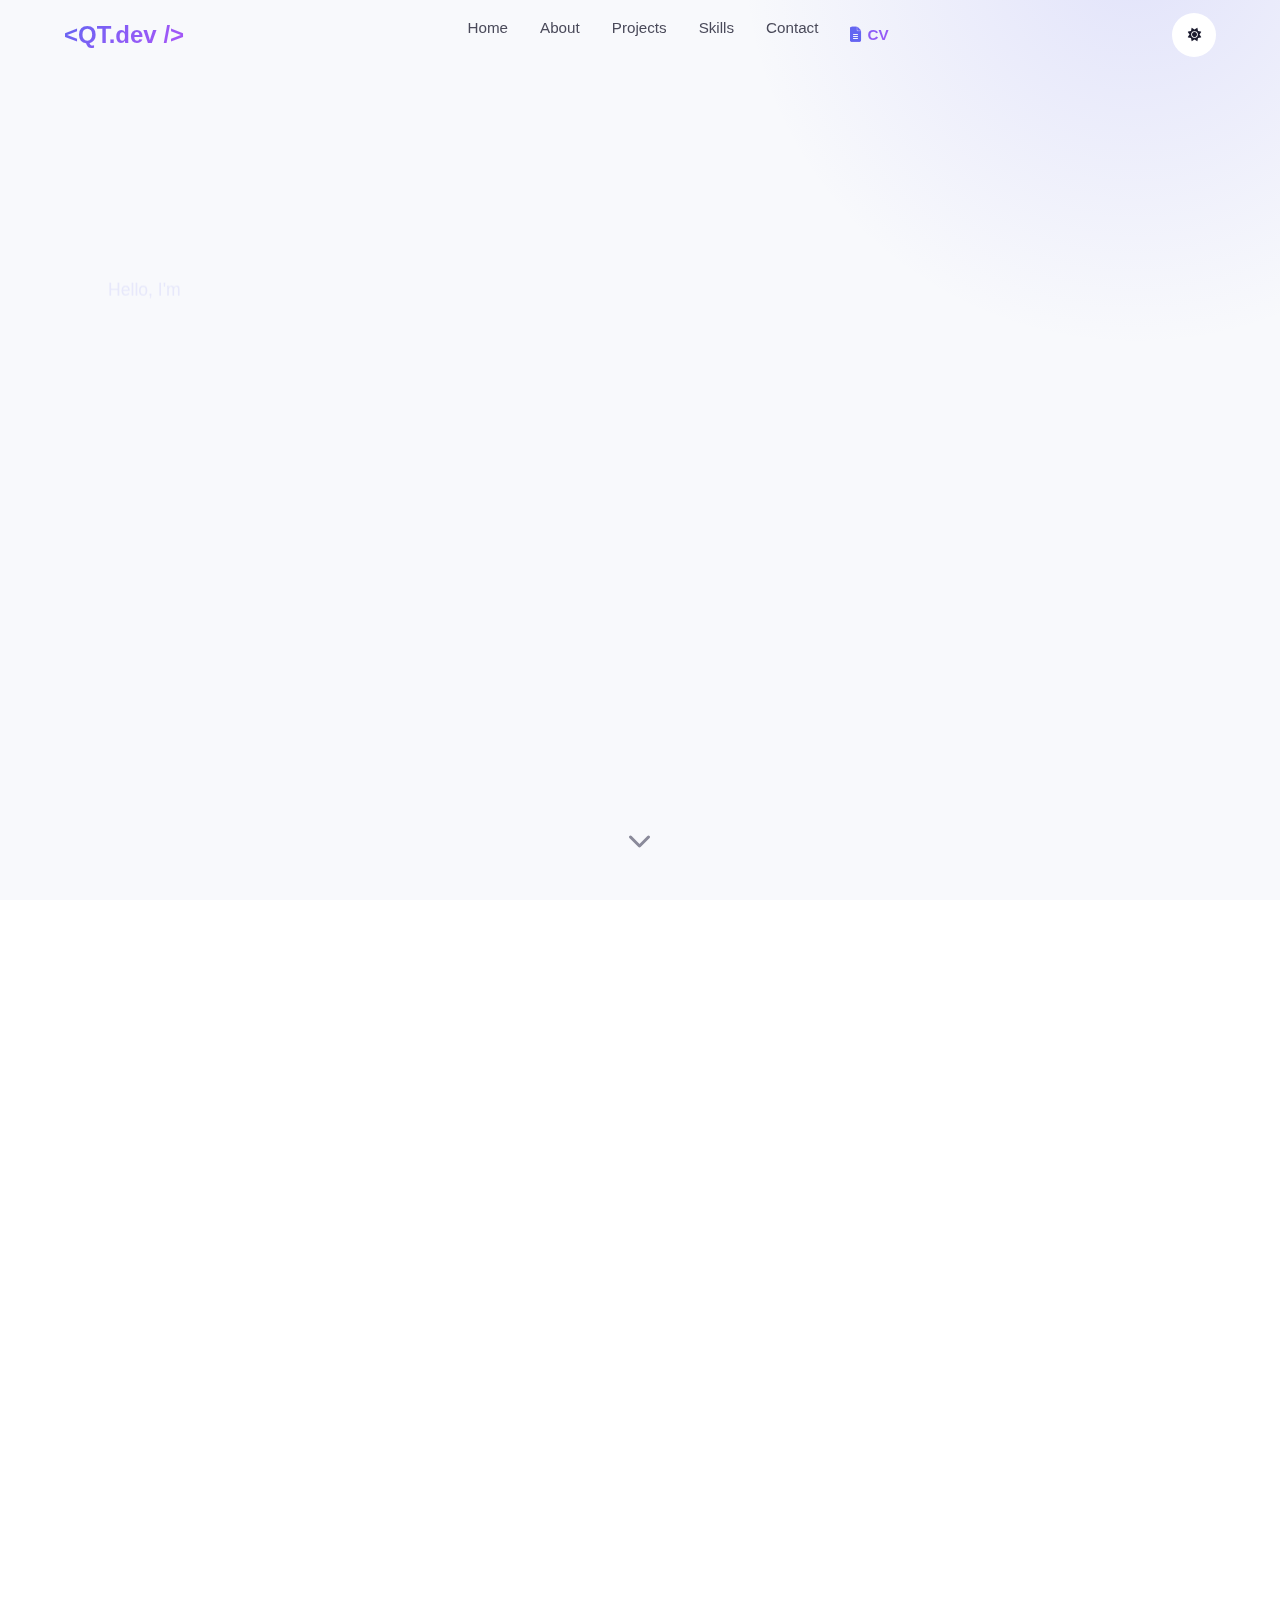
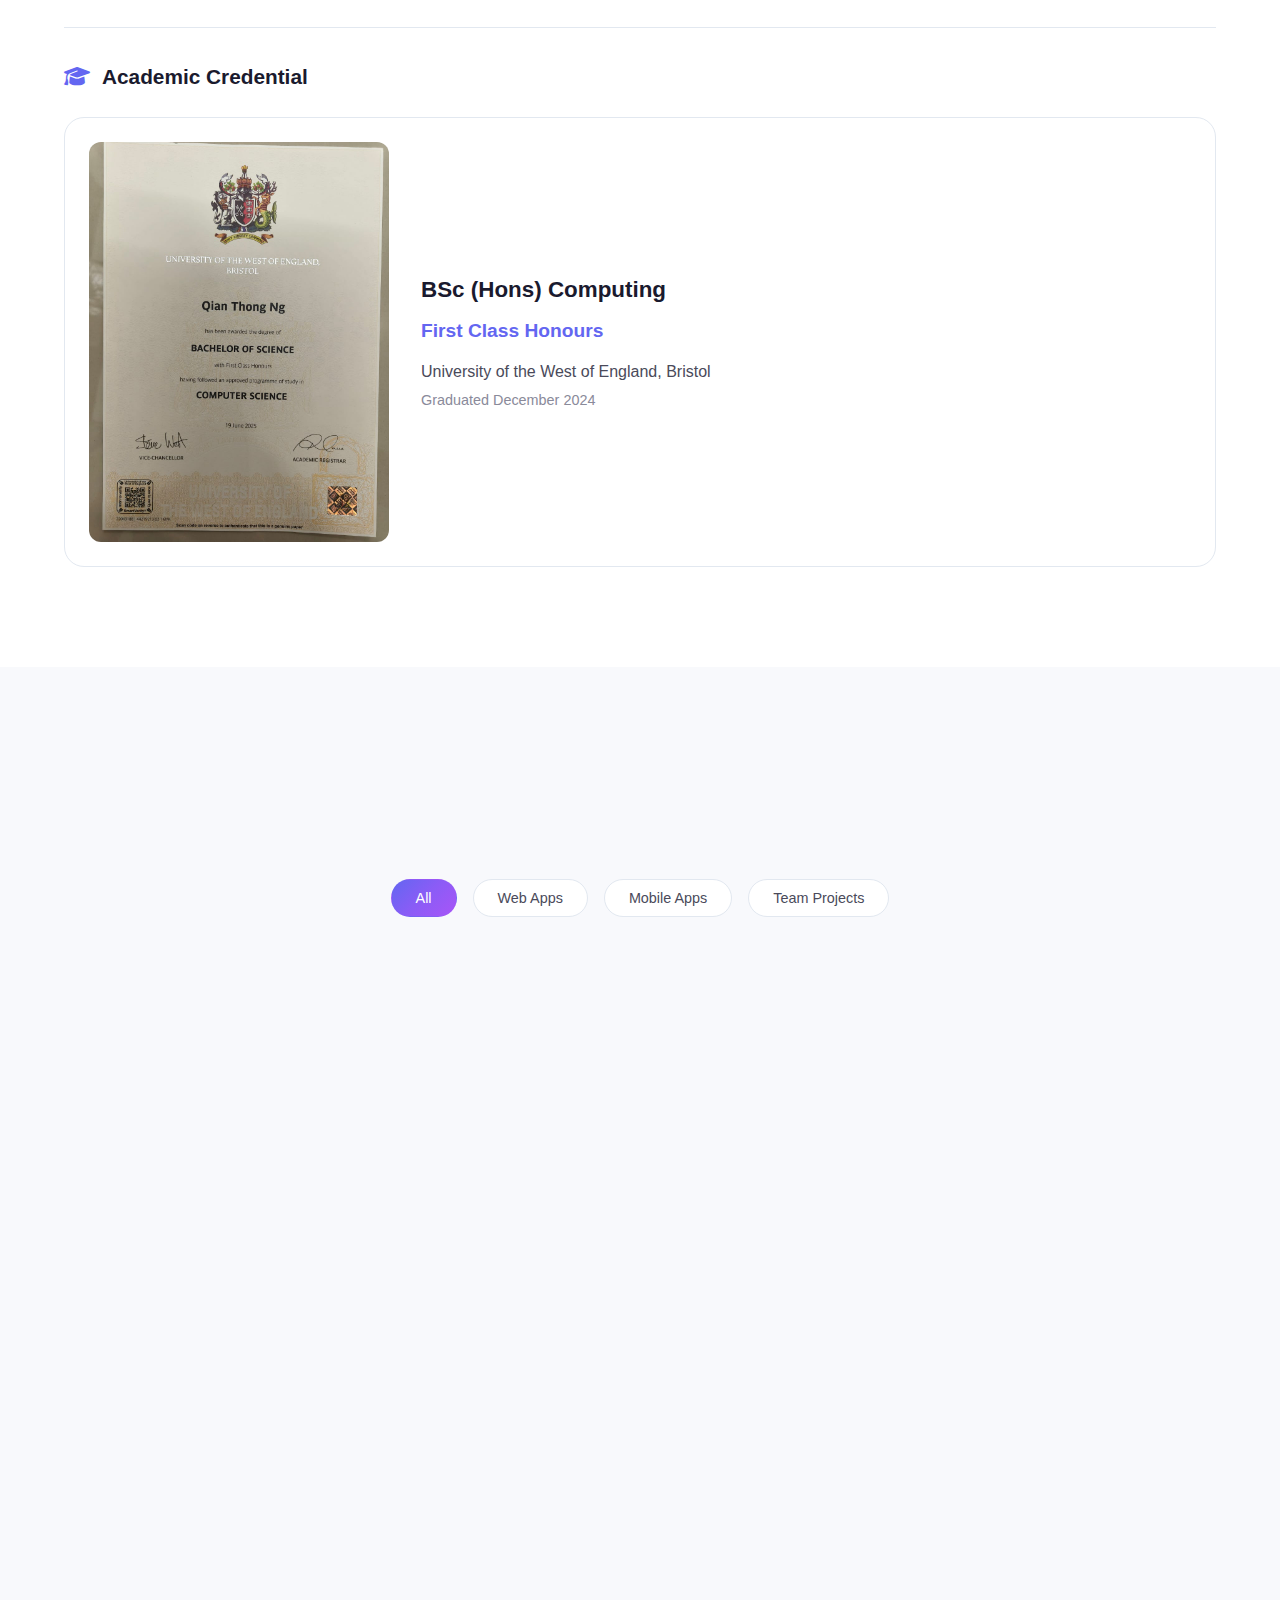
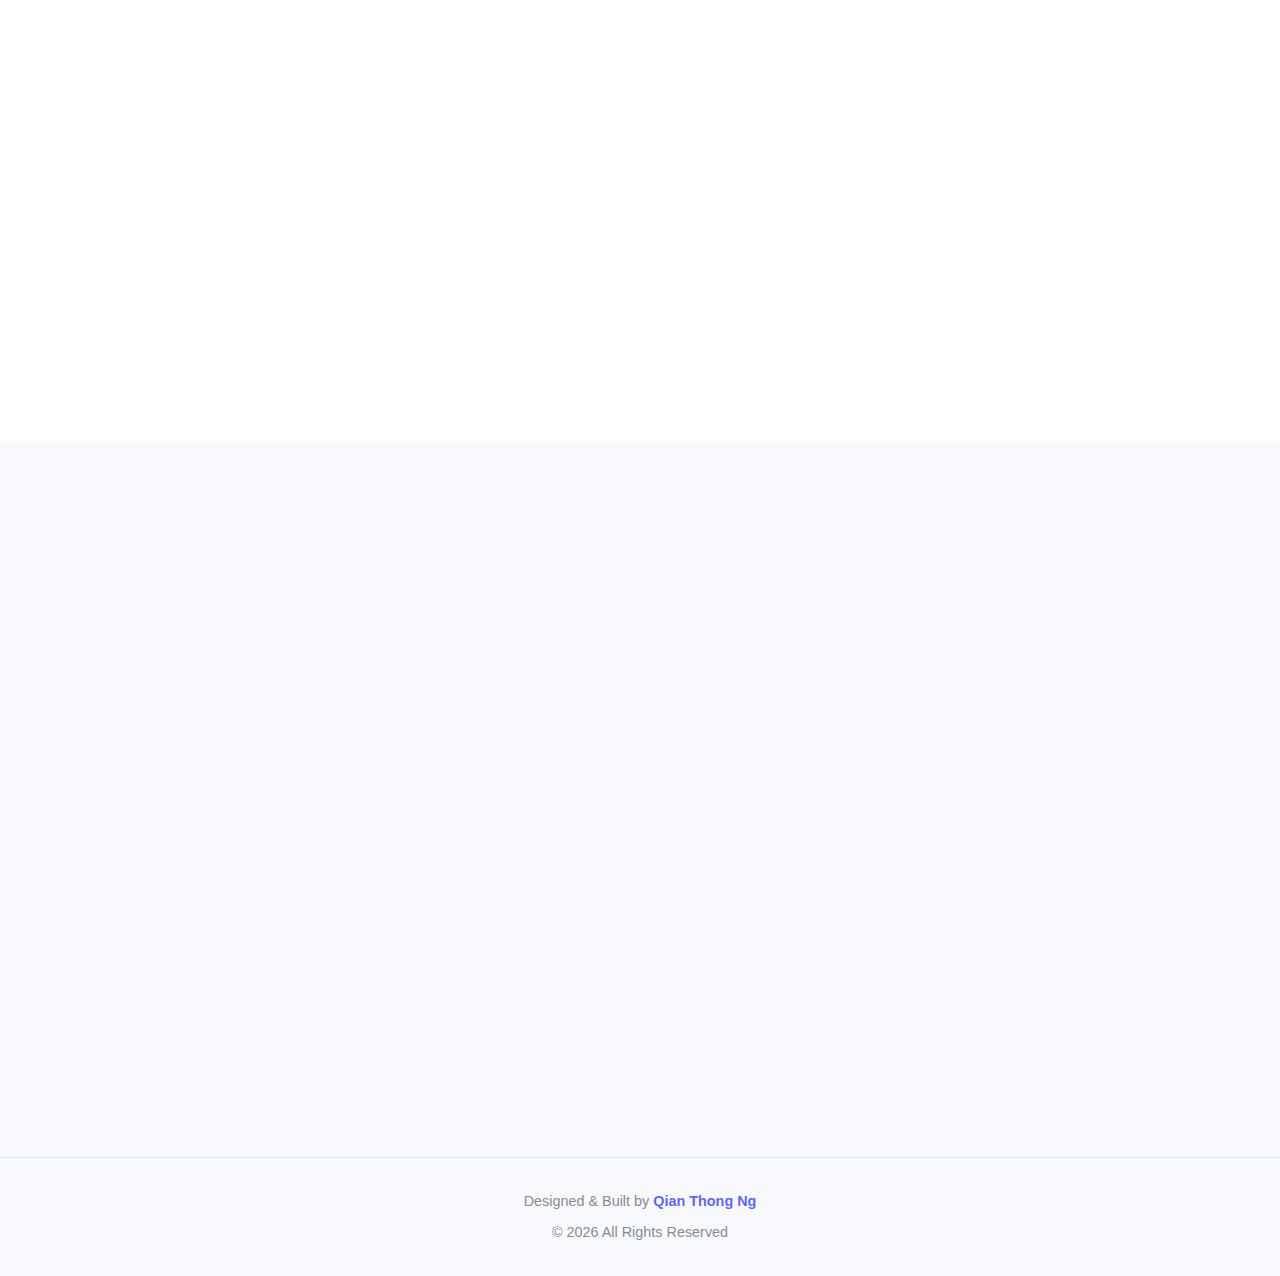
<file: index.html>
<!DOCTYPE html>
<html lang="en">
<head>
    <meta charset="UTF-8">
    <meta http-equiv="refresh" content="0; url=portfolio/index.html">
    <title>Redirecting...</title>
</head>
<body>
    <p>Redirecting to portfolio... <a href="portfolio/index.html">Click here if not redirected</a></p>
</body>
</html>
</file>
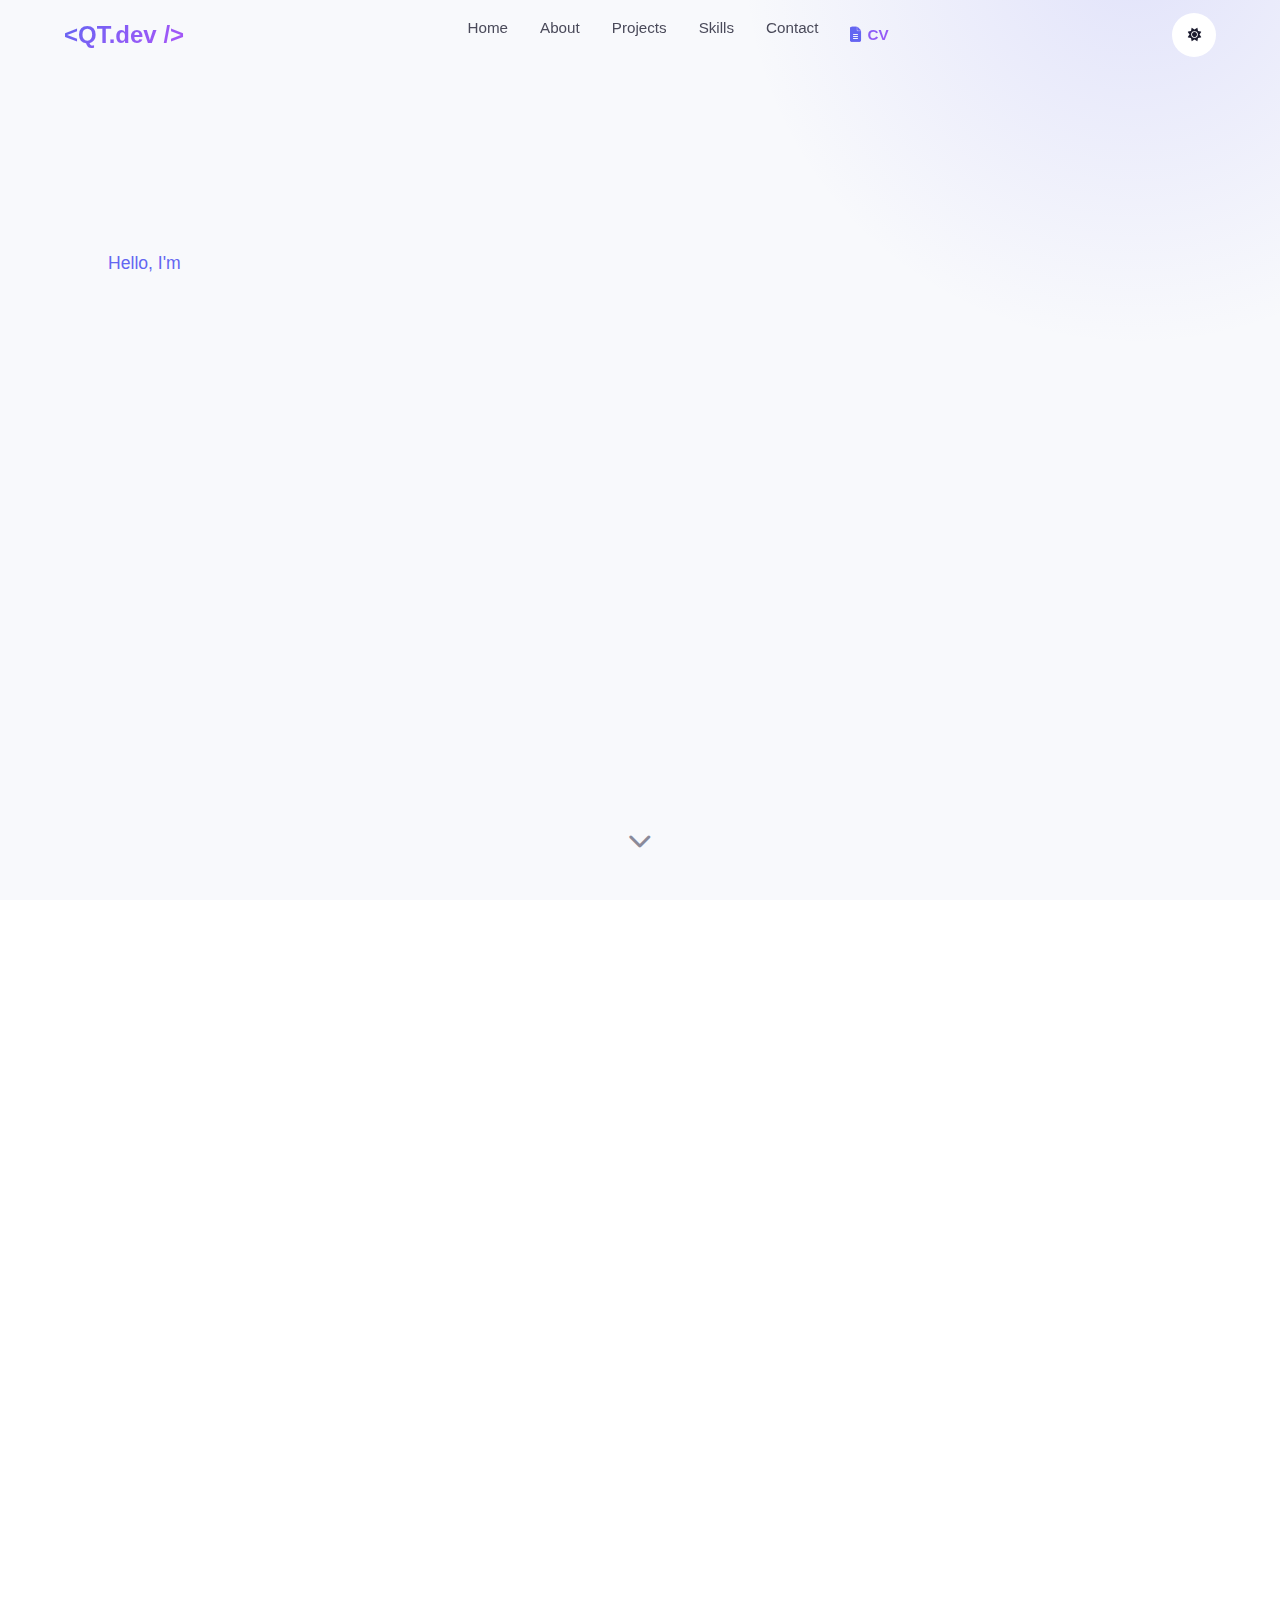
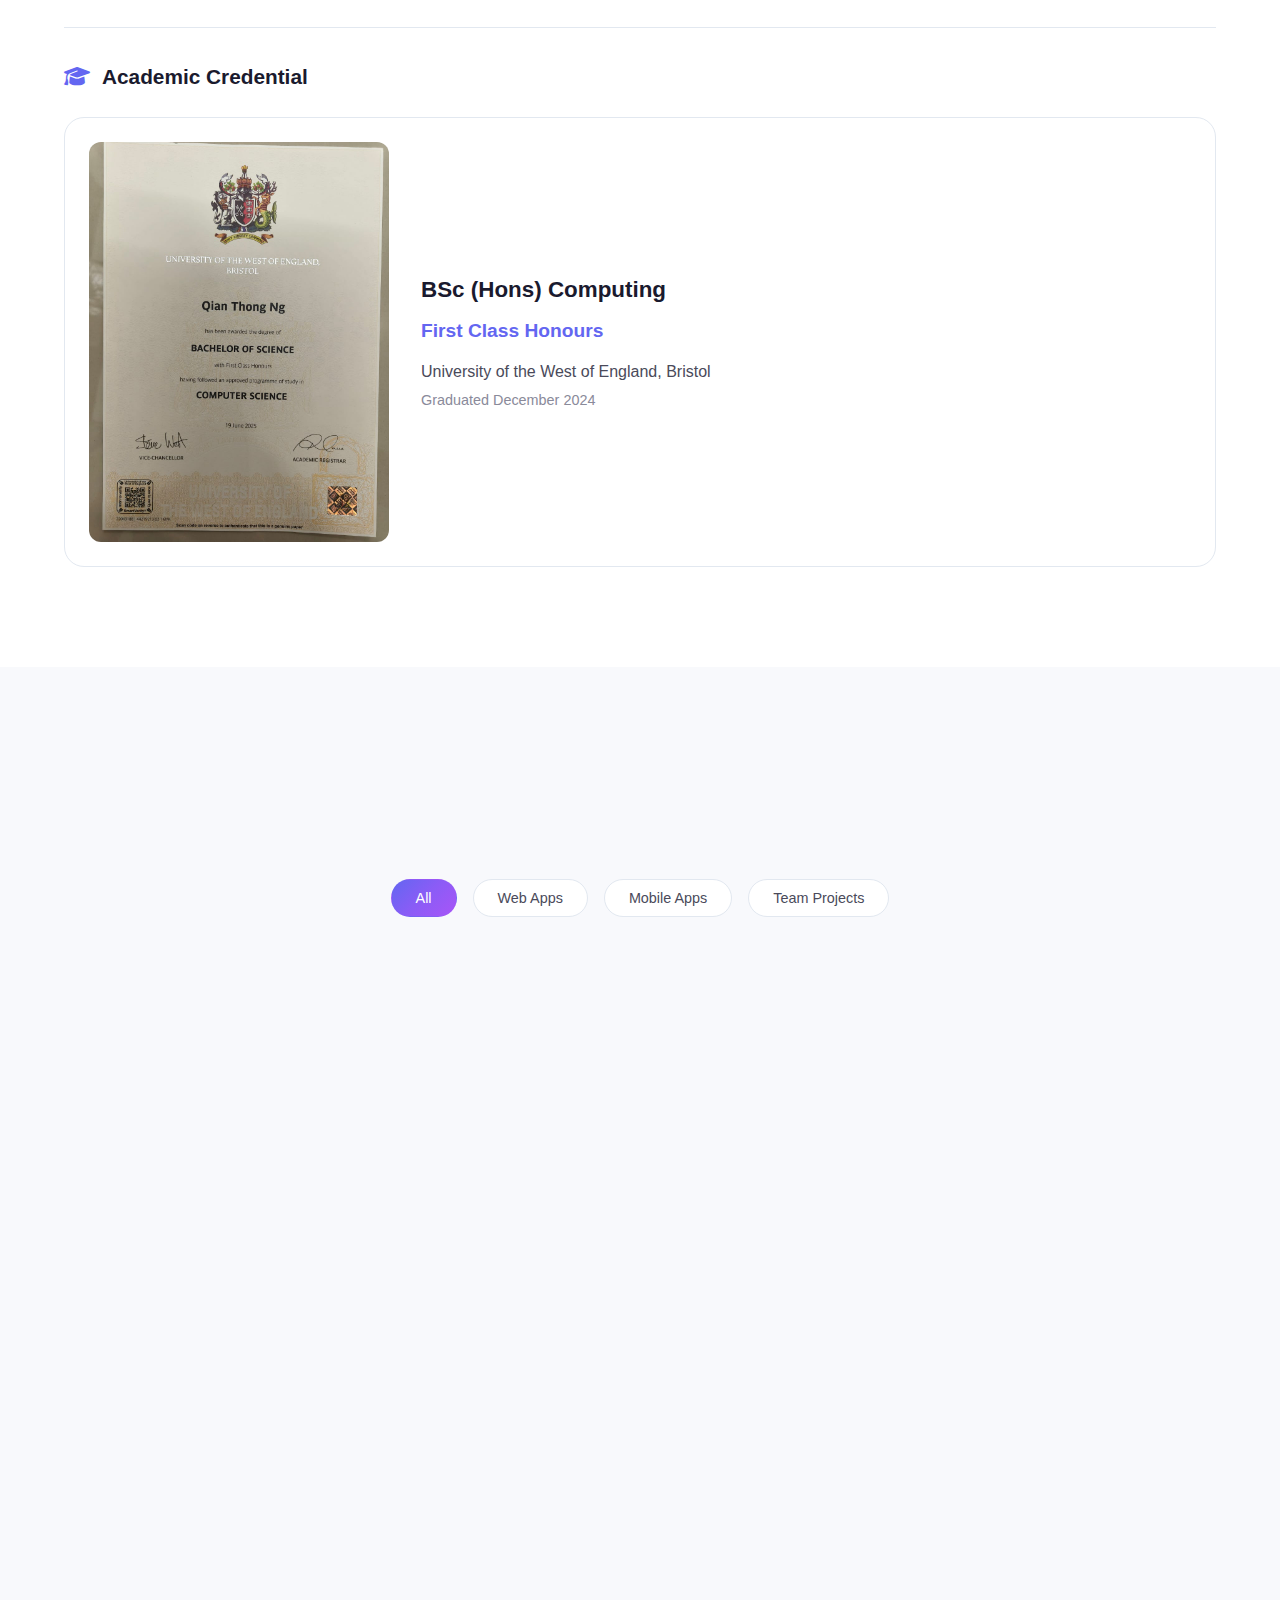
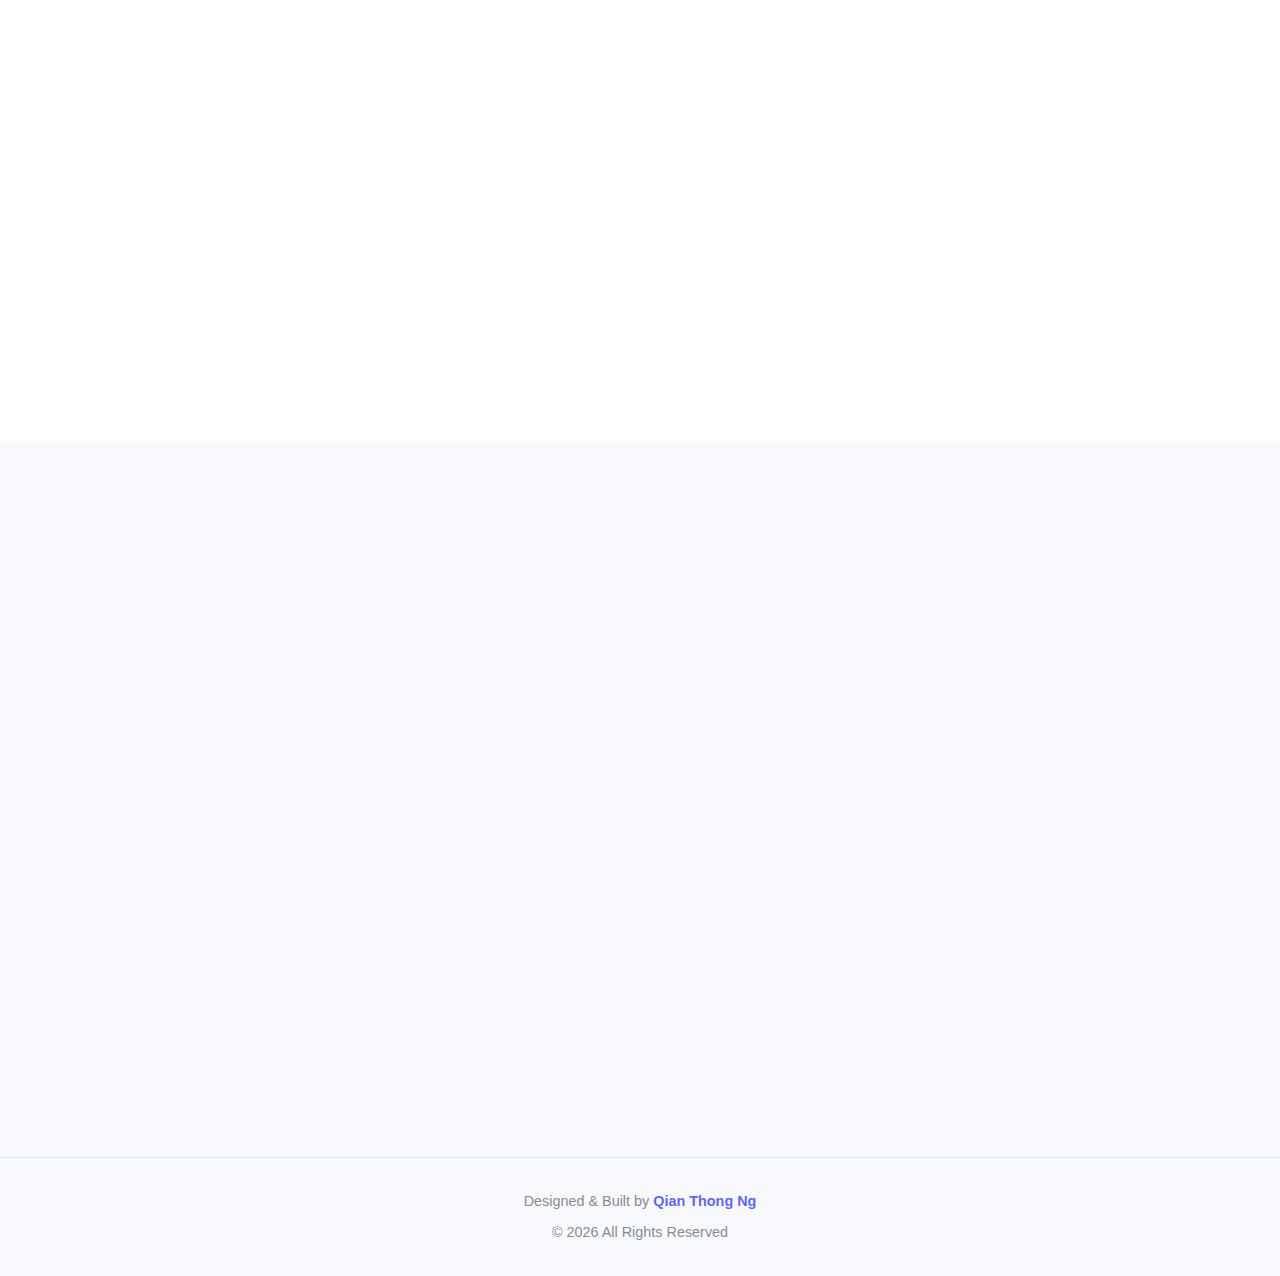
<file: portfolio/index.html>
<!DOCTYPE html>
<html lang="en">
<head>
    <meta charset="UTF-8">
    <meta name="viewport" content="width=device-width, initial-scale=1.0">
    <meta name="description" content="Full-Stack & Mobile Developer Portfolio - Web Apps, Mobile Apps, AI Integration">
    <title>Portfolio | Full-Stack & Mobile Developer</title>
    <link rel="stylesheet" href="css/style.css">
    <link rel="stylesheet" href="https://cdnjs.cloudflare.com/ajax/libs/font-awesome/6.5.1/css/all.min.css">
</head>
<body>
    <!-- Navigation -->
    <nav class="navbar" id="navbar">
        <div class="nav-container">
            <a href="#home" class="nav-logo">
                <span class="logo-text">&lt;QT.dev /&gt;</span>
            </a>
            <ul class="nav-menu" id="nav-menu">
                <li class="nav-item"><a href="#home" class="nav-link">Home</a></li>
                <li class="nav-item"><a href="#about" class="nav-link">About</a></li>
                <li class="nav-item"><a href="#projects" class="nav-link">Projects</a></li>
                <li class="nav-item"><a href="#skills" class="nav-link">Skills</a></li>
                <li class="nav-item"><a href="#contact" class="nav-link">Contact</a></li>
                <li class="nav-item"><a href="../cv.html" class="nav-link nav-cv" target="_blank"><i class="fas fa-file-alt"></i> CV</a></li>
            </ul>
            <div class="nav-actions">
                <button class="theme-toggle" id="theme-toggle" aria-label="Toggle dark mode">
                    <i class="fas fa-moon"></i>
                </button>
                <button class="nav-toggle" id="nav-toggle" aria-label="Toggle menu">
                    <span class="hamburger"></span>
                </button>
            </div>
        </div>
    </nav>

    <!-- Hero Section -->
    <section class="hero" id="home">
        <div class="hero-container">
            <div class="hero-content">
                <p class="hero-greeting">Hello, I'm</p>
                <h1 class="hero-name">Qian Thong</h1>
                <h2 class="hero-title">
                    <span class="typewriter" id="typewriter"></span>
                    <span class="cursor">|</span>
                </h2>
                <p class="hero-description">
                    Passionate developer crafting modern web applications, mobile apps, 
                    and AI-powered solutions. From concept to deployment.
                </p>
                <div class="hero-buttons">
                    <a href="#projects" class="btn btn-primary">
                        <i class="fas fa-rocket"></i> View Projects
                    </a>
                    <a href="../cv.html" target="_blank" class="btn btn-secondary">
                        <i class="fas fa-file-download"></i> Download CV
                    </a>
                </div>
                <div class="hero-socials">
                    <a href="https://github.com/qt0919" target="_blank" class="social-link" aria-label="GitHub">
                        <i class="fab fa-github"></i>
                    </a>
                    <a href="mailto:qianthong2003@gmail.com" class="social-link" aria-label="Email">
                        <i class="fas fa-envelope"></i>
                    </a>
                    <a href="https://linkedin.com" target="_blank" class="social-link" aria-label="LinkedIn">
                        <i class="fab fa-linkedin"></i>
                    </a>
                </div>
            </div>
            <div class="hero-visual">
                <div class="hero-image-wrapper">
                    <div class="hero-blob"></div>
                    <div class="hero-code-block">
                        <pre><code><span class="code-keyword">const</span> developer = {
  <span class="code-property">name</span>: <span class="code-string">"QT"</span>,
  <span class="code-property">skills</span>: [<span class="code-string">"Web"</span>, <span class="code-string">"Mobile"</span>, <span class="code-string">"AI"</span>],
  <span class="code-property">passion</span>: <span class="code-string">"Building Solutions"</span>
};</code></pre>
                    </div>
                </div>
            </div>
        </div>
        <div class="scroll-indicator">
            <a href="#about">
                <i class="fas fa-chevron-down"></i>
            </a>
        </div>
    </section>

    <!-- About Section -->
    <section class="about" id="about">
        <div class="container">
            <h2 class="section-title">
                <span class="title-number">01.</span> About Me
            </h2>
            <div class="about-content">
                <div class="about-text">
                    <p>
                        I'm a <strong>Full-Stack and Mobile Developer</strong> with a passion for creating 
                        digital experiences that make a difference. My journey in tech has taken me from 
                        building travel booking systems to AI-powered landscape designers.
                    </p>
                    <p>
                        Recently, I completed my <strong>Final Year Project</strong> — an AI-powered 
                        Android note-taking app integrating <strong>Google Gemini AI</strong>, 
                        voice authentication, and <strong>Firebase</strong> cloud sync.
                    </p>
                    <p>
                        I specialize in modern web technologies like <strong>Next.js</strong>, 
                        <strong>TypeScript</strong>, and <strong>TailwindCSS</strong>, while also 
                        developing mobile applications with <strong>Flutter</strong> and 
                        <strong>Android Studio</strong>, often integrating <strong>AI capabilities</strong>.
                    </p>
                </div>
                <div class="about-stats">
                    <div class="stat-card">
                        <span class="stat-number" data-count="7">0</span>
                        <span class="stat-label">Projects Completed</span>
                    </div>
                    <div class="stat-card">
                        <span class="stat-number" data-count="5">0</span>
                        <span class="stat-label">Technologies Mastered</span>
                    </div>
                    <div class="stat-card">
                        <span class="stat-number" data-count="3">0</span>
                        <span class="stat-label">AI Integrations</span>
                    </div>
                </div>
            </div>
            
            <!-- Credential/Certificate -->
            <div class="credential-section">
                <h3 class="credential-title">
                    <i class="fas fa-graduation-cap"></i> Academic Credential
                </h3>
                <div class="credential-card">
                    <a href="image/certificate.jpeg" target="_blank" class="credential-image-link">
                        <img src="image/certificate.jpeg" alt="BSc Computing First Class Honours - University of the West of England" class="credential-image">
                        <div class="credential-overlay">
                            <i class="fas fa-search-plus"></i>
                            <span>Click to view full certificate</span>
                        </div>
                    </a>
                    <div class="credential-info">
                        <h4>BSc (Hons) Computing</h4>
                        <p class="credential-grade">First Class Honours</p>
                        <p class="credential-university">University of the West of England, Bristol</p>
                        <p class="credential-year">Graduated December 2024</p>
                    </div>
                </div>
            </div>
        </div>
    </section>

    <!-- Projects Section -->
    <section class="projects" id="projects">
        <div class="container">
            <h2 class="section-title">
                <span class="title-number">02.</span> My Projects
            </h2>
            
            <!-- Project Filters -->
            <div class="project-filters">
                <button class="filter-btn active" data-filter="all">All</button>
                <button class="filter-btn" data-filter="web">Web Apps</button>
                <button class="filter-btn" data-filter="mobile">Mobile Apps</button>
                <button class="filter-btn" data-filter="team">Team Projects</button>
            </div>

            <!-- Projects Grid -->
            <div class="projects-grid">
                
                <!-- Project 1: HomeSchool Hub -->
                <article class="project-card" data-category="web">
                    <div class="project-image">
                        <div class="project-overlay">
                            <a href="https://homeschool-demo.vercel.app" target="_blank" class="project-link">
                                <i class="fas fa-external-link-alt"></i>
                            </a>
                            <a href="https://github.com/qt0919/homeschool-demo" target="_blank" class="project-link">
                                <i class="fab fa-github"></i>
                            </a>
                        </div>
                        <div class="project-placeholder">
                            <i class="fas fa-graduation-cap"></i>
                        </div>
                    </div>
                    <div class="project-content">
                        <span class="project-category">Web Application</span>
                        <h3 class="project-title">HomeSchool Hub</h3>
                        <p class="project-description">
                            A modern e-learning platform built with Next.js 14. Features student/admin dashboards, 
                            course management, enrollment tracking, dark mode, and responsive design.
                        </p>
                        <div class="project-tech">
                            <span>Next.js</span>
                            <span>TypeScript</span>
                            <span>TailwindCSS</span>
                        </div>
                    </div>
                </article>

                <!-- Project 2: Landscape Designer AI -->
                <article class="project-card" data-category="web">
                    <div class="project-image">
                        <div class="project-overlay">
                            <a href="https://landscapingdesign.vercel.app" target="_blank" class="project-link">
                                <i class="fas fa-external-link-alt"></i>
                            </a>
                            <a href="https://github.com/qt0919/landscape_design1" target="_blank" class="project-link">
                                <i class="fab fa-github"></i>
                            </a>
                        </div>
                        <div class="project-placeholder">
                            <i class="fas fa-leaf"></i>
                        </div>
                    </div>
                    <div class="project-content">
                        <span class="project-category">AI Application</span>
                        <h3 class="project-title">Landscape Designer AI</h3>
                        <p class="project-description">
                            AI-powered garden design tool using Google Gemini API. Upload photos of your space 
                            and get intelligent landscape suggestions with plant identification.
                        </p>
                        <div class="project-tech">
                            <span>TypeScript</span>
                            <span>Vite</span>
                            <span>Gemini AI</span>
                        </div>
                    </div>
                </article>

                <!-- Project 3: Summerville Nursery -->
                <article class="project-card" data-category="web">
                    <div class="project-image">
                        <div class="project-overlay">
                            <a href="https://summerville-dun.vercel.app" target="_blank" class="project-link">
                                <i class="fas fa-external-link-alt"></i>
                            </a>
                            <a href="https://github.com/qt0919/Summerville" target="_blank" class="project-link">
                                <i class="fab fa-github"></i>
                            </a>
                        </div>
                        <div class="project-placeholder">
                            <i class="fas fa-seedling"></i>
                        </div>
                    </div>
                    <div class="project-content">
                        <span class="project-category">Business Website</span>
                        <h3 class="project-title">Summerville Nursery</h3>
                        <p class="project-description">
                            Bilingual (English/Chinese) nursery business website with SEO optimization, 
                            Vercel Analytics, and responsive multi-page design.
                        </p>
                        <div class="project-tech">
                            <span>HTML5</span>
                            <span>CSS3</span>
                            <span>JavaScript</span>
                        </div>
                    </div>
                </article>

                <!-- Project 4: Horizon Travel -->
                <article class="project-card" data-category="web">
                    <div class="project-image">
                        <div class="project-overlay">
                            <a href="https://github.com/qt0919/Horizon-Travel" target="_blank" class="project-link">
                                <i class="fab fa-github"></i>
                            </a>
                        </div>
                        <div class="project-placeholder">
                            <i class="fas fa-plane"></i>
                        </div>
                    </div>
                    <div class="project-content">
                        <span class="project-category">Full-Stack Web App</span>
                        <h3 class="project-title">Horizon Travel</h3>
                        <p class="project-description">
                            Travel booking platform built with Python Flask. Features booking management, 
                            user authentication, and database integration with Jinja templating.
                        </p>
                        <div class="project-tech">
                            <span>Python</span>
                            <span>Flask</span>
                            <span>Jinja</span>
                        </div>
                    </div>
                </article>

                <!-- Project 5: UniHub Team Project -->
                <article class="project-card" data-category="team">
                    <div class="project-image">
                        <div class="project-overlay">
                            <span class="project-link disabled">
                                <i class="fab fa-gitlab"></i>
                            </span>
                        </div>
                        <div class="project-placeholder">
                            <i class="fas fa-university"></i>
                        </div>
                    </div>
                    <div class="project-content">
                        <span class="project-category">Team Project</span>
                        <h3 class="project-title">UniHub</h3>
                        <p class="project-description">
                            A collaborative university platform built with a team. Features OAuth authentication, 
                            MySQL database backend, Docker containerization, and agile workflow managed with Jira. 
                            Code versioning and merging handled via GitLab.
                        </p>
                        <div class="project-tech">
                            <span>Docker</span>
                            <span>MySQL</span>
                            <span>OAuth</span>
                            <span>Jira</span>
                            <span>GitLab</span>
                        </div>
                    </div>
                </article>

                <!-- Project 6: Record & Summarize App -->
                <article class="project-card" data-category="mobile">
                    <div class="project-image">
                        <div class="project-overlay">
                            <span class="project-link disabled">
                                <i class="fas fa-mobile-alt"></i>
                            </span>
                        </div>
                        <div class="project-placeholder">
                            <i class="fas fa-microphone"></i>
                        </div>
                    </div>
                    <div class="project-content">
                        <span class="project-category">Flutter + AI App</span>
                        <h3 class="project-title">Record & Summarize</h3>
                        <p class="project-description">
                            Cross-platform Flutter app with AI integration for recording audio and 
                            generating intelligent summaries. Perfect for lectures and meetings.
                        </p>
                        <div class="project-tech">
                            <span>Flutter</span>
                            <span>Dart</span>
                            <span>AI/ML</span>
                        </div>
                    </div>
                </article>

                <!-- Project 7: Final Year Project - AI Note-Taking App -->
                <article class="project-card featured" data-category="mobile">
                    <div class="project-image">
                        <div class="project-overlay">
                            <a href="https://github.com/qt0919/FYP" target="_blank" class="project-link">
                                <i class="fab fa-github"></i>
                            </a>
                        </div>
                        <div class="project-placeholder">
                            <i class="fas fa-robot"></i>
                        </div>
                    </div>
                    <div class="project-content">
                        <span class="project-category">Final Year Project</span>
                        <h3 class="project-title">AI Note-Taking App (v2.0)</h3>
                        <p class="project-description">
                            A comprehensive Android productivity app with AI-powered features. Integrates Google Gemini AI 
                            for conversational chat, voice authentication for security, and Google Calendar sync. 
                            Features speech-to-text, smart event extraction from natural language, and Firebase cloud sync.
                        </p>
                        <div class="project-tech">
                            <span>Kotlin</span>
                            <span>Jetpack Compose</span>
                            <span>Firebase</span>
                            <span>Gemini AI</span>
                            <span>Google Calendar API</span>
                            <span>MVVM</span>
                        </div>
                    </div>
                </article>

            </div>
        </div>
    </section>

    <!-- Skills Section -->
    <section class="skills" id="skills">
        <div class="container">
            <h2 class="section-title">
                <span class="title-number">03.</span> Skills & Tools
            </h2>
            
            <div class="skills-grid">
                <!-- Frontend -->
                <div class="skill-category">
                    <h3 class="skill-category-title">
                        <i class="fas fa-palette"></i> Frontend
                    </h3>
                    <div class="skill-items">
                        <div class="skill-item">
                            <i class="fab fa-react"></i>
                            <span>React / Next.js</span>
                        </div>
                        <div class="skill-item">
                            <i class="fab fa-js-square"></i>
                            <span>TypeScript</span>
                        </div>
                        <div class="skill-item">
                            <i class="fab fa-css3-alt"></i>
                            <span>TailwindCSS</span>
                        </div>
                        <div class="skill-item">
                            <i class="fab fa-html5"></i>
                            <span>HTML5 / CSS3</span>
                        </div>
                    </div>
                </div>

                <!-- Backend -->
                <div class="skill-category">
                    <h3 class="skill-category-title">
                        <i class="fas fa-server"></i> Backend
                    </h3>
                    <div class="skill-items">
                        <div class="skill-item">
                            <i class="fab fa-python"></i>
                            <span>Python / Flask</span>
                        </div>
                        <div class="skill-item">
                            <i class="fab fa-node-js"></i>
                            <span>Node.js</span>
                        </div>
                        <div class="skill-item">
                            <i class="fas fa-database"></i>
                            <span>SQL / Supabase</span>
                        </div>
                        <div class="skill-item">
                            <i class="fas fa-brain"></i>
                            <span>AI APIs (Gemini)</span>
                        </div>
                    </div>
                </div>

                <!-- Mobile -->
                <div class="skill-category">
                    <h3 class="skill-category-title">
                        <i class="fas fa-mobile-alt"></i> Mobile
                    </h3>
                    <div class="skill-items">
                        <div class="skill-item">
                            <i class="fab fa-android"></i>
                            <span>Android Studio</span>
                        </div>
                        <div class="skill-item">
                            <i class="fas fa-feather"></i>
                            <span>Flutter / Dart</span>
                        </div>
                        <div class="skill-item">
                            <i class="fas fa-microchip"></i>
                            <span>Kotlin / Java</span>
                        </div>
                    </div>
                </div>

                <!-- Tools -->
                <div class="skill-category">
                    <h3 class="skill-category-title">
                        <i class="fas fa-tools"></i> Tools & DevOps
                    </h3>
                    <div class="skill-items">
                        <div class="skill-item">
                            <i class="fab fa-git-alt"></i>
                            <span>Git / GitHub</span>
                        </div>
                        <div class="skill-item">
                            <i class="fab fa-docker"></i>
                            <span>Docker</span>
                        </div>
                        <div class="skill-item">
                            <i class="fab fa-jira"></i>
                            <span>Jira</span>
                        </div>
                        <div class="skill-item">
                            <i class="fas fa-rocket"></i>
                            <span>Vercel</span>
                        </div>
                    </div>
                </div>
            </div>
        </div>
    </section>

    <!-- Contact Section -->
    <section class="contact" id="contact">
        <div class="container">
            <h2 class="section-title">
                <span class="title-number">04.</span> Get In Touch
            </h2>
            <div class="contact-content">
                <p class="contact-text">
                    I'm currently open to new opportunities and collaborations. 
                    Whether you have a project in mind or just want to say hi, 
                    feel free to reach out!
                </p>
                <div class="contact-links">
                    <a href="mailto:qianthong2003@gmail.com" class="contact-card">
                        <i class="fas fa-envelope"></i>
                        <span>qianthong2003@gmail.com</span>
                    </a>
                    <a href="https://github.com/qt0919" target="_blank" class="contact-card">
                        <i class="fab fa-github"></i>
                        <span>github.com/qt0919</span>
                    </a>
                    <a href="https://linkedin.com" target="_blank" class="contact-card">
                        <i class="fab fa-linkedin"></i>
                        <span>LinkedIn Profile</span>
                    </a>
                </div>
                <div class="contact-buttons">
                    <a href="mailto:qianthong2003@gmail.com" class="btn btn-primary btn-large">
                        <i class="fas fa-paper-plane"></i> Send Message
                    </a>
                    <a href="../cv.html" target="_blank" class="btn btn-secondary btn-large">
                        <i class="fas fa-file-alt"></i> View My CV
                    </a>
                </div>
            </div>
        </div>
    </section>

    <!-- Footer -->
    <footer class="footer">
        <div class="container">
            <p>Designed & Built by <strong>Qian Thong Ng</strong></p>
            <p class="footer-year">© 2026 All Rights Reserved</p>
        </div>
    </footer>

    <script src="js/main.js"></script>
</body>
</html>
</file>
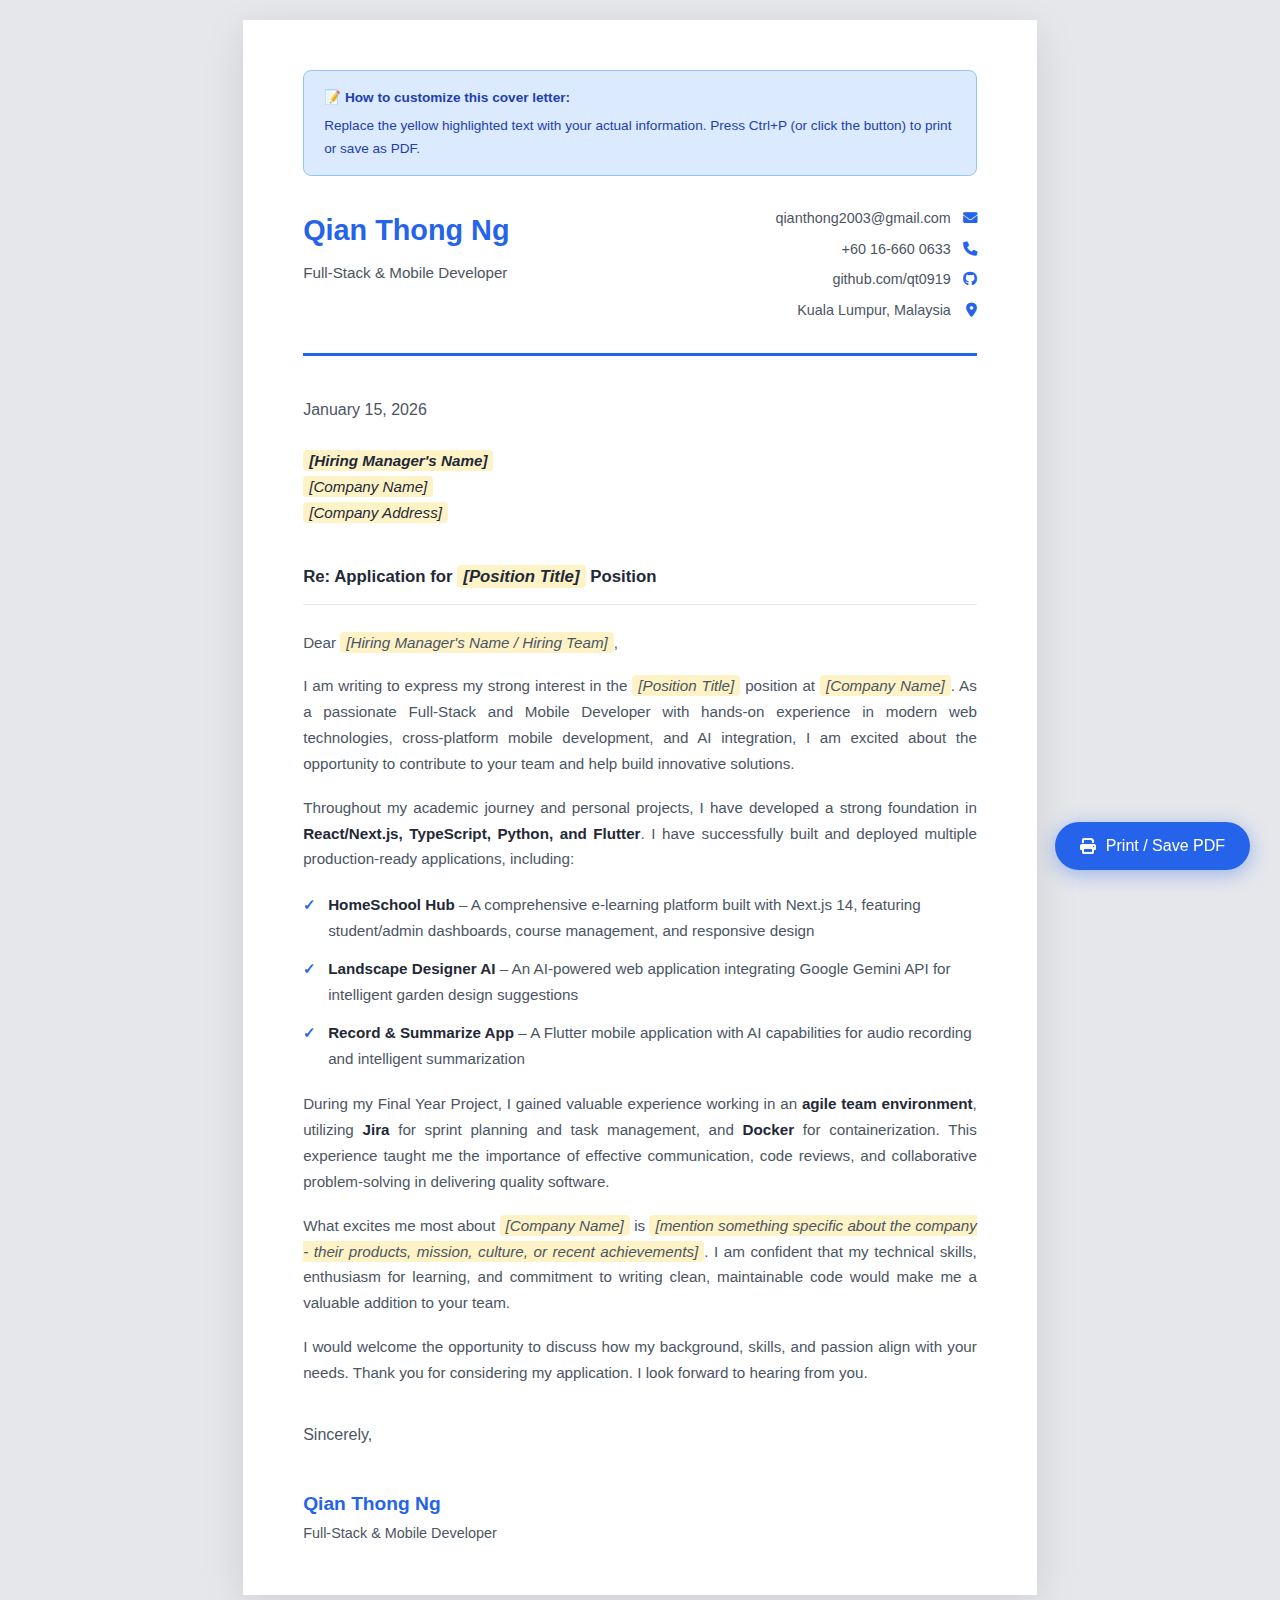
<file: cover-letter.html>
<!DOCTYPE html>
<html lang="en">
<head>
    <meta charset="UTF-8">
    <meta name="viewport" content="width=device-width, initial-scale=1.0">
    <title>Cover Letter - Full-Stack & Mobile Developer</title>
    <link rel="stylesheet" href="https://cdnjs.cloudflare.com/ajax/libs/font-awesome/6.5.1/css/all.min.css">
    <style>
        * {
            margin: 0;
            padding: 0;
            box-sizing: border-box;
        }

        :root {
            --primary: #2563eb;
            --primary-dark: #1d4ed8;
            --text-dark: #1f2937;
            --text-medium: #4b5563;
            --text-light: #6b7280;
            --bg-light: #f3f4f6;
            --border: #e5e7eb;
            --white: #ffffff;
        }

        @page {
            size: A4;
            margin: 0;
        }

        body {
            font-family: 'Segoe UI', Tahoma, Geneva, Verdana, sans-serif;
            line-height: 1.7;
            color: var(--text-dark);
            background: #e5e7eb;
        }

        .letter-container {
            max-width: 210mm;
            min-height: 297mm;
            margin: 20px auto;
            background: var(--white);
            box-shadow: 0 10px 40px rgba(0,0,0,0.1);
            padding: 50px 60px;
        }

        @media print {
            body {
                background: white;
            }
            .letter-container {
                margin: 0;
                box-shadow: none;
                padding: 40px 50px;
            }
            .no-print {
                display: none;
            }
        }

        /* Header */
        .letter-header {
            display: flex;
            justify-content: space-between;
            margin-bottom: 40px;
            padding-bottom: 25px;
            border-bottom: 3px solid var(--primary);
        }

        .sender-info h1 {
            font-size: 1.8rem;
            font-weight: 700;
            color: var(--primary);
            margin-bottom: 5px;
        }

        .sender-info p {
            color: var(--text-medium);
            font-size: 0.95rem;
        }

        .contact-info {
            text-align: right;
        }

        .contact-item {
            display: flex;
            align-items: center;
            justify-content: flex-end;
            gap: 10px;
            margin-bottom: 6px;
            font-size: 0.9rem;
            color: var(--text-medium);
        }

        .contact-item i {
            color: var(--primary);
            width: 16px;
        }

        .contact-item a {
            color: var(--text-medium);
            text-decoration: none;
        }

        .contact-item a:hover {
            color: var(--primary);
        }

        /* Date & Recipient */
        .date {
            margin-bottom: 25px;
            color: var(--text-medium);
        }

        .recipient {
            margin-bottom: 25px;
        }

        .recipient p {
            color: var(--text-dark);
            font-size: 0.95rem;
        }

        .recipient .company {
            font-weight: 600;
        }

        /* Subject */
        .subject {
            font-weight: 600;
            font-size: 1.05rem;
            color: var(--text-dark);
            margin-bottom: 25px;
            padding: 12px 0;
            border-bottom: 1px solid var(--border);
        }

        /* Body */
        .letter-body p {
            margin-bottom: 18px;
            color: var(--text-medium);
            font-size: 0.95rem;
            text-align: justify;
        }

        .letter-body strong {
            color: var(--text-dark);
        }

        .highlight-list {
            margin: 20px 0;
            padding-left: 0;
            list-style: none;
        }

        .highlight-list li {
            position: relative;
            padding-left: 25px;
            margin-bottom: 12px;
            color: var(--text-medium);
            font-size: 0.95rem;
        }

        .highlight-list li::before {
            content: '✓';
            position: absolute;
            left: 0;
            color: var(--primary);
            font-weight: bold;
        }

        /* Signature */
        .signature {
            margin-top: 35px;
        }

        .signature .closing {
            margin-bottom: 40px;
            color: var(--text-medium);
        }

        .signature .name {
            font-size: 1.2rem;
            font-weight: 700;
            color: var(--primary);
        }

        .signature .title {
            color: var(--text-medium);
            font-size: 0.9rem;
        }

        /* Editable hints */
        .editable {
            background: #fef3c7;
            padding: 2px 6px;
            border-radius: 4px;
            font-style: italic;
        }

        /* Print Button */
        .print-btn {
            position: fixed;
            bottom: 30px;
            right: 30px;
            background: var(--primary);
            color: white;
            border: none;
            padding: 15px 25px;
            border-radius: 50px;
            font-size: 1rem;
            cursor: pointer;
            box-shadow: 0 4px 20px rgba(37, 99, 235, 0.4);
            display: flex;
            align-items: center;
            gap: 10px;
            transition: all 0.3s;
        }

        .print-btn:hover {
            transform: translateY(-3px);
            box-shadow: 0 8px 30px rgba(37, 99, 235, 0.5);
        }

        /* Instructions box */
        .instructions {
            background: #dbeafe;
            border: 1px solid #93c5fd;
            border-radius: 8px;
            padding: 15px 20px;
            margin-bottom: 30px;
            font-size: 0.85rem;
            color: #1e40af;
        }

        .instructions strong {
            display: block;
            margin-bottom: 5px;
        }
    </style>
</head>
<body>
    <div class="letter-container">
        
        <!-- Instructions (won't print) -->
        <div class="instructions no-print">
            <strong>📝 How to customize this cover letter:</strong>
            Replace the yellow highlighted text with your actual information. 
            Press Ctrl+P (or click the button) to print or save as PDF.
        </div>

        <!-- Header -->
        <header class="letter-header">
            <div class="sender-info">
                <h1>Qian Thong Ng</h1>
                <p>Full-Stack & Mobile Developer</p>
            </div>
            <div class="contact-info">
                <div class="contact-item">
                    <span>qianthong2003@gmail.com</span>
                    <i class="fas fa-envelope"></i>
                </div>
                <div class="contact-item">
                    <span>+60 16-660 0633</span>
                    <i class="fas fa-phone"></i>
                </div>
                <div class="contact-item">
                    <a href="https://github.com/qt0919">github.com/qt0919</a>
                    <i class="fab fa-github"></i>
                </div>
                <div class="contact-item">
                    <span>Kuala Lumpur, Malaysia</span>
                    <i class="fas fa-map-marker-alt"></i>
                </div>
            </div>
        </header>

        <!-- Date -->
        <p class="date">January 15, 2026</p>

        <!-- Recipient -->
        <div class="recipient">
            <p class="company"><span class="editable">[Hiring Manager's Name]</span></p>
            <p><span class="editable">[Company Name]</span></p>
            <p><span class="editable">[Company Address]</span></p>
        </div>

        <!-- Subject -->
        <p class="subject">
            Re: Application for <span class="editable">[Position Title]</span> Position
        </p>

        <!-- Body -->
        <div class="letter-body">
            <p>Dear <span class="editable">[Hiring Manager's Name / Hiring Team]</span>,</p>

            <p>
                I am writing to express my strong interest in the <span class="editable">[Position Title]</span> 
                position at <span class="editable">[Company Name]</span>. As a passionate Full-Stack and Mobile Developer 
                with hands-on experience in modern web technologies, cross-platform mobile development, and AI integration, 
                I am excited about the opportunity to contribute to your team and help build innovative solutions.
            </p>

            <p>
                Throughout my academic journey and personal projects, I have developed a strong foundation in 
                <strong>React/Next.js, TypeScript, Python, and Flutter</strong>. I have successfully built and deployed 
                multiple production-ready applications, including:
            </p>

            <ul class="highlight-list">
                <li>
                    <strong>HomeSchool Hub</strong> – A comprehensive e-learning platform built with Next.js 14, 
                    featuring student/admin dashboards, course management, and responsive design
                </li>
                <li>
                    <strong>Landscape Designer AI</strong> – An AI-powered web application integrating Google Gemini API 
                    for intelligent garden design suggestions
                </li>
                <li>
                    <strong>Record & Summarize App</strong> – A Flutter mobile application with AI capabilities 
                    for audio recording and intelligent summarization
                </li>
            </ul>

            <p>
                During my Final Year Project, I gained valuable experience working in an <strong>agile team environment</strong>, 
                utilizing <strong>Jira</strong> for sprint planning and task management, and <strong>Docker</strong> for 
                containerization. This experience taught me the importance of effective communication, code reviews, 
                and collaborative problem-solving in delivering quality software.
            </p>

            <p>
                What excites me most about <span class="editable">[Company Name]</span> is 
                <span class="editable">[mention something specific about the company - their products, mission, culture, or recent achievements]</span>. 
                I am confident that my technical skills, enthusiasm for learning, and commitment to writing clean, 
                maintainable code would make me a valuable addition to your team.
            </p>

            <p>
                I would welcome the opportunity to discuss how my background, skills, and passion align with your needs. 
                Thank you for considering my application. I look forward to hearing from you.
            </p>
        </div>

        <!-- Signature -->
        <div class="signature">
            <p class="closing">Sincerely,</p>
            <p class="name">Qian Thong Ng</p>
            <p class="title">Full-Stack & Mobile Developer</p>
        </div>
    </div>

    <!-- Print Button -->
    <button class="print-btn no-print" onclick="window.print()">
        <i class="fas fa-print"></i> Print / Save PDF
    </button>
</body>
</html>
</file>
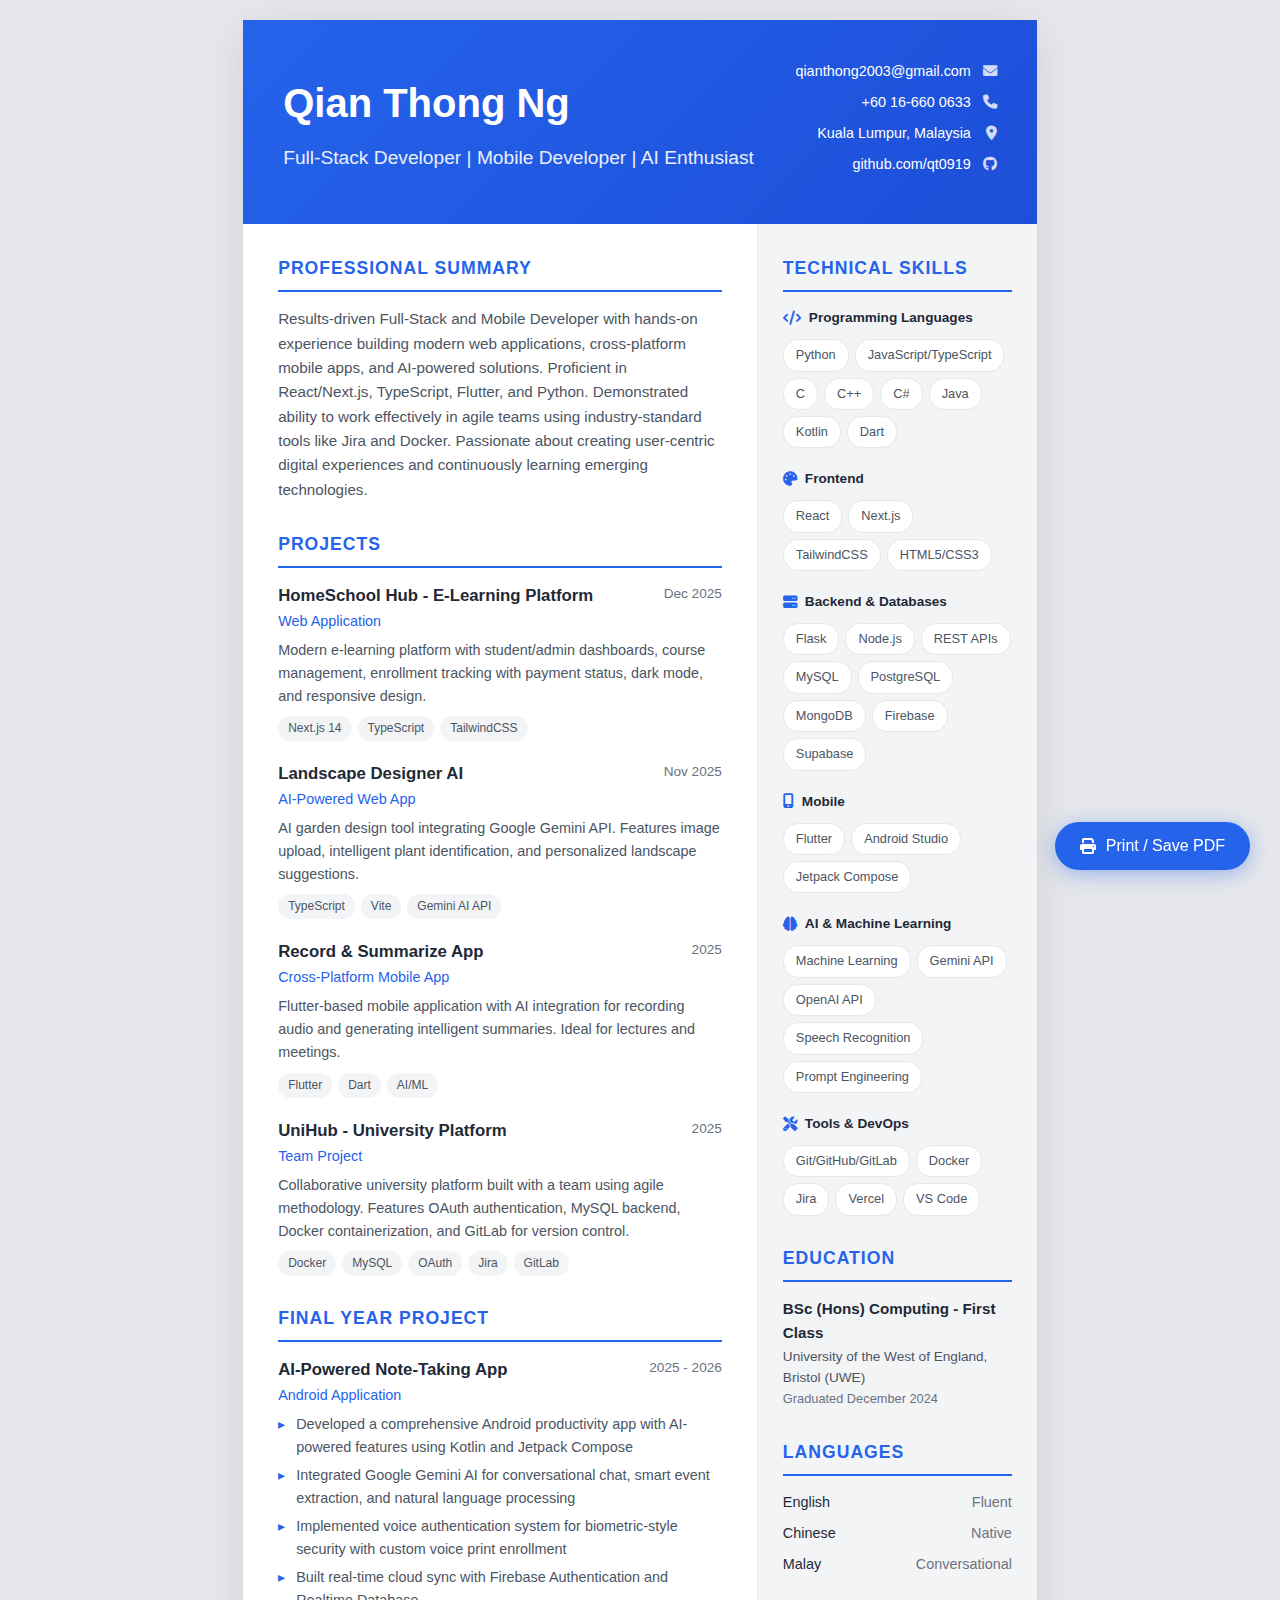
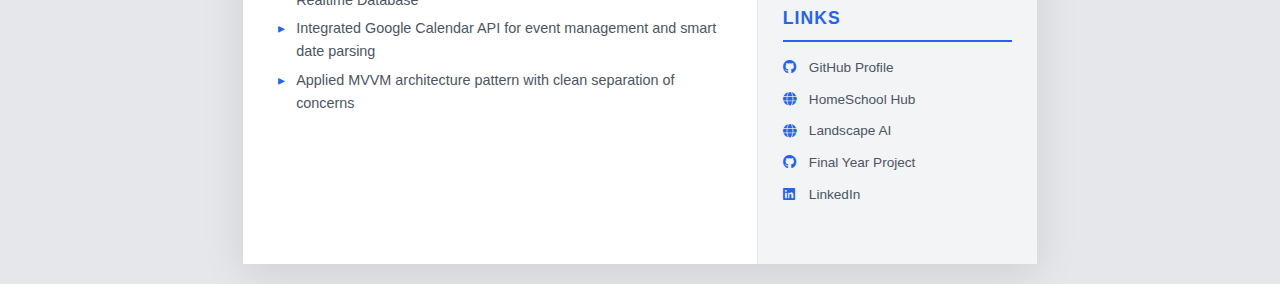
<file: cv.html>
<!DOCTYPE html>
<html lang="en">
<head>
    <meta charset="UTF-8">
    <meta name="viewport" content="width=device-width, initial-scale=1.0">
    <title>CV - Full-Stack & Mobile Developer</title>
    <link rel="stylesheet" href="https://cdnjs.cloudflare.com/ajax/libs/font-awesome/6.5.1/css/all.min.css">
    <style>
        * {
            margin: 0;
            padding: 0;
            box-sizing: border-box;
        }

        :root {
            --primary: #2563eb;
            --primary-dark: #1d4ed8;
            --text-dark: #1f2937;
            --text-medium: #4b5563;
            --text-light: #6b7280;
            --bg-light: #f3f4f6;
            --border: #e5e7eb;
            --white: #ffffff;
        }

        @page {
            size: A4;
            margin: 0;
        }

        body {
            font-family: 'Segoe UI', Tahoma, Geneva, Verdana, sans-serif;
            line-height: 1.6;
            color: var(--text-dark);
            background: #e5e7eb;
        }

        .cv-container {
            max-width: 210mm;
            margin: 20px auto;
            background: var(--white);
            box-shadow: 0 10px 40px rgba(0,0,0,0.1);
        }

        @media print {
            body {
                background: white;
            }
            .cv-container {
                margin: 0;
                box-shadow: none;
            }
            .no-print {
                display: none;
            }
        }

        /* Header */
        .cv-header {
            background: linear-gradient(135deg, var(--primary) 0%, var(--primary-dark) 100%);
            color: var(--white);
            padding: 40px;
            display: grid;
            grid-template-columns: 1fr auto;
            gap: 30px;
            align-items: center;
        }

        .header-info h1 {
            font-size: 2.5rem;
            font-weight: 700;
            margin-bottom: 8px;
        }

        .header-info .title {
            font-size: 1.2rem;
            opacity: 0.9;
            font-weight: 400;
        }

        .header-contact {
            text-align: right;
        }

        .contact-item {
            display: flex;
            align-items: center;
            justify-content: flex-end;
            gap: 10px;
            margin-bottom: 8px;
            font-size: 0.9rem;
        }

        .contact-item i {
            width: 16px;
            opacity: 0.8;
        }

        .contact-item a {
            color: white;
            text-decoration: none;
        }

        /* Main Content */
        .cv-body {
            display: grid;
            grid-template-columns: 1fr 280px;
        }

        .main-content {
            padding: 30px 35px;
        }

        .sidebar {
            background: var(--bg-light);
            padding: 30px 25px;
            border-left: 1px solid var(--border);
        }

        /* Section Styles */
        .section {
            margin-bottom: 28px;
        }

        .section-title {
            font-size: 1.1rem;
            font-weight: 700;
            color: var(--primary);
            text-transform: uppercase;
            letter-spacing: 1px;
            margin-bottom: 15px;
            padding-bottom: 8px;
            border-bottom: 2px solid var(--primary);
        }

        /* Summary */
        .summary p {
            color: var(--text-medium);
            font-size: 0.95rem;
        }

        /* Experience & Projects */
        .item {
            margin-bottom: 20px;
        }

        .item:last-child {
            margin-bottom: 0;
        }

        .item-header {
            display: flex;
            justify-content: space-between;
            align-items: flex-start;
            margin-bottom: 6px;
        }

        .item-title {
            font-size: 1.05rem;
            font-weight: 600;
            color: var(--text-dark);
        }

        .item-subtitle {
            font-size: 0.9rem;
            color: var(--primary);
            font-weight: 500;
        }

        .item-date {
            font-size: 0.85rem;
            color: var(--text-light);
            white-space: nowrap;
        }

        .item-description {
            font-size: 0.9rem;
            color: var(--text-medium);
            margin-bottom: 8px;
        }

        .item-tech {
            display: flex;
            flex-wrap: wrap;
            gap: 6px;
        }

        .tech-tag {
            background: var(--bg-light);
            color: var(--text-medium);
            padding: 3px 10px;
            border-radius: 12px;
            font-size: 0.75rem;
            font-weight: 500;
        }

        .item-list {
            list-style: none;
            padding-left: 0;
        }

        .item-list li {
            position: relative;
            padding-left: 18px;
            font-size: 0.9rem;
            color: var(--text-medium);
            margin-bottom: 5px;
        }

        .item-list li::before {
            content: '▸';
            position: absolute;
            left: 0;
            color: var(--primary);
        }

        /* Sidebar Skills */
        .skill-category {
            margin-bottom: 20px;
        }

        .skill-category-title {
            font-size: 0.85rem;
            font-weight: 600;
            color: var(--text-dark);
            margin-bottom: 10px;
            display: flex;
            align-items: center;
            gap: 8px;
        }

        .skill-category-title i {
            color: var(--primary);
            font-size: 0.9rem;
        }

        .skill-list {
            display: flex;
            flex-wrap: wrap;
            gap: 6px;
        }

        .skill-item {
            background: var(--white);
            border: 1px solid var(--border);
            padding: 5px 12px;
            border-radius: 15px;
            font-size: 0.8rem;
            color: var(--text-medium);
        }

        /* Education */
        .education-item {
            margin-bottom: 15px;
        }

        .education-degree {
            font-weight: 600;
            font-size: 0.95rem;
            color: var(--text-dark);
        }

        .education-school {
            font-size: 0.85rem;
            color: var(--text-medium);
        }

        .education-date {
            font-size: 0.8rem;
            color: var(--text-light);
        }

        /* Languages */
        .language-item {
            display: flex;
            justify-content: space-between;
            margin-bottom: 8px;
            font-size: 0.9rem;
        }

        .language-name {
            color: var(--text-dark);
        }

        .language-level {
            color: var(--text-light);
        }

        /* Links */
        .links-list {
            display: flex;
            flex-direction: column;
            gap: 10px;
        }

        .link-item {
            display: flex;
            align-items: center;
            gap: 10px;
            color: var(--text-medium);
            text-decoration: none;
            font-size: 0.85rem;
            transition: color 0.2s;
        }

        .link-item:hover {
            color: var(--primary);
        }

        .link-item i {
            color: var(--primary);
            width: 16px;
        }

        /* Print Button */
        .print-btn {
            position: fixed;
            bottom: 30px;
            right: 30px;
            background: var(--primary);
            color: white;
            border: none;
            padding: 15px 25px;
            border-radius: 50px;
            font-size: 1rem;
            cursor: pointer;
            box-shadow: 0 4px 20px rgba(37, 99, 235, 0.4);
            display: flex;
            align-items: center;
            gap: 10px;
            transition: all 0.3s;
        }

        .print-btn:hover {
            transform: translateY(-3px);
            box-shadow: 0 8px 30px rgba(37, 99, 235, 0.5);
        }

        /* ===========================================
           Mobile - Scale like PDF view (centered)
           =========================================== */
        @media (max-width: 850px) {
            body {
                background: #374151;
                padding: 10px;
                overflow-x: hidden;
            }

            .cv-container {
                width: 793px; /* A4 width in pixels at 96dpi */
                transform-origin: top left;
                margin: 0;
                box-shadow: 0 10px 40px rgba(0,0,0,0.5);
            }

            .print-btn {
                position: fixed;
                bottom: 10px;
                right: 10px;
                padding: 10px 16px;
                font-size: 0.85rem;
                z-index: 1000;
            }
        }
    </style>
    <script>
        // Scale CV to fit mobile viewport like a PDF
        function scaleCVForMobile() {
            const cv = document.querySelector('.cv-container');
            if (window.innerWidth <= 850) {
                const scale = (window.innerWidth - 20) / 793;
                cv.style.transform = `scale(${scale})`;
                cv.style.marginBottom = `-${cv.offsetHeight * (1 - scale)}px`;
            } else {
                cv.style.transform = '';
                cv.style.marginBottom = '';
            }
        }
        window.addEventListener('load', scaleCVForMobile);
        window.addEventListener('resize', scaleCVForMobile);
    </script>
</head>
<body>
    <div class="cv-container">
        <!-- Header -->
        <header class="cv-header">
            <div class="header-info">
                <h1>Qian Thong Ng</h1>
                <p class="title">Full-Stack Developer | Mobile Developer | AI Enthusiast</p>
            </div>
            <div class="header-contact">
                <div class="contact-item">
                    <span>qianthong2003@gmail.com</span>
                    <i class="fas fa-envelope"></i>
                </div>
                <div class="contact-item">
                    <span>+60 16-660 0633</span>
                    <i class="fas fa-phone"></i>
                </div>
                <div class="contact-item">
                    <span>Kuala Lumpur, Malaysia</span>
                    <i class="fas fa-map-marker-alt"></i>
                </div>
                <div class="contact-item">
                    <a href="https://github.com/qt0919">github.com/qt0919</a>
                    <i class="fab fa-github"></i>
                </div>
            </div>
        </header>

        <div class="cv-body">
            <!-- Main Content -->
            <main class="main-content">
                <!-- Professional Summary -->
                <section class="section summary">
                    <h2 class="section-title">Professional Summary</h2>
                    <p>
                        Results-driven Full-Stack and Mobile Developer with hands-on experience building modern web applications, 
                        cross-platform mobile apps, and AI-powered solutions. Proficient in React/Next.js, TypeScript, Flutter, 
                        and Python. Demonstrated ability to work effectively in agile teams using industry-standard tools like 
                        Jira and Docker. Passionate about creating user-centric digital experiences and continuously learning 
                        emerging technologies.
                    </p>
                </section>

                <!-- Projects -->
                <section class="section">
                    <h2 class="section-title">Projects</h2>
                    
                    <div class="item">
                        <div class="item-header">
                            <div>
                                <h3 class="item-title">HomeSchool Hub - E-Learning Platform</h3>
                                <p class="item-subtitle">Web Application</p>
                            </div>
                            <span class="item-date">Dec 2025</span>
                        </div>
                        <p class="item-description">
                            Modern e-learning platform with student/admin dashboards, course management, 
                            enrollment tracking with payment status, dark mode, and responsive design.
                        </p>
                        <div class="item-tech">
                            <span class="tech-tag">Next.js 14</span>
                            <span class="tech-tag">TypeScript</span>
                            <span class="tech-tag">TailwindCSS</span>
                        </div>
                    </div>

                    <div class="item">
                        <div class="item-header">
                            <div>
                                <h3 class="item-title">Landscape Designer AI</h3>
                                <p class="item-subtitle">AI-Powered Web App</p>
                            </div>
                            <span class="item-date">Nov 2025</span>
                        </div>
                        <p class="item-description">
                            AI garden design tool integrating Google Gemini API. Features image upload, 
                            intelligent plant identification, and personalized landscape suggestions.
                        </p>
                        <div class="item-tech">
                            <span class="tech-tag">TypeScript</span>
                            <span class="tech-tag">Vite</span>
                            <span class="tech-tag">Gemini AI API</span>
                        </div>
                    </div>

                    <div class="item">
                        <div class="item-header">
                            <div>
                                <h3 class="item-title">Record & Summarize App</h3>
                                <p class="item-subtitle">Cross-Platform Mobile App</p>
                            </div>
                            <span class="item-date">2025</span>
                        </div>
                        <p class="item-description">
                            Flutter-based mobile application with AI integration for recording audio 
                            and generating intelligent summaries. Ideal for lectures and meetings.
                        </p>
                        <div class="item-tech">
                            <span class="tech-tag">Flutter</span>
                            <span class="tech-tag">Dart</span>
                            <span class="tech-tag">AI/ML</span>
                        </div>
                    </div>

                    <div class="item">
                        <div class="item-header">
                            <div>
                                <h3 class="item-title">UniHub - University Platform</h3>
                                <p class="item-subtitle">Team Project</p>
                            </div>
                            <span class="item-date">2025</span>
                        </div>
                        <p class="item-description">
                            Collaborative university platform built with a team using agile methodology. 
                            Features OAuth authentication, MySQL backend, Docker containerization, and GitLab for version control.
                        </p>
                        <div class="item-tech">
                            <span class="tech-tag">Docker</span>
                            <span class="tech-tag">MySQL</span>
                            <span class="tech-tag">OAuth</span>
                            <span class="tech-tag">Jira</span>
                            <span class="tech-tag">GitLab</span>
                        </div>
                    </div>
                </section>

                <!-- Team Experience -->
                <section class="section">
                    <h2 class="section-title">Final Year Project</h2>
                    
                    <div class="item">
                        <div class="item-header">
                            <div>
                                <h3 class="item-title">AI-Powered Note-Taking App</h3>
                                <p class="item-subtitle">Android Application</p>
                            </div>
                            <span class="item-date">2025 - 2026</span>
                        </div>
                        <ul class="item-list">
                            <li>Developed a comprehensive Android productivity app with AI-powered features using Kotlin and Jetpack Compose</li>
                            <li>Integrated Google Gemini AI for conversational chat, smart event extraction, and natural language processing</li>
                            <li>Implemented voice authentication system for biometric-style security with custom voice print enrollment</li>
                            <li>Built real-time cloud sync with Firebase Authentication and Realtime Database</li>
                            <li>Integrated Google Calendar API for event management and smart date parsing</li>
                            <li>Applied MVVM architecture pattern with clean separation of concerns</li>
                        </ul>
                    </div>
                </section>
            </main>

            <!-- Sidebar -->
            <aside class="sidebar">
                <!-- Technical Skills -->
                <section class="section">
                    <h2 class="section-title">Technical Skills</h2>
                    
                    <div class="skill-category">
                        <h3 class="skill-category-title">
                            <i class="fas fa-code"></i> Programming Languages
                        </h3>
                        <div class="skill-list">
                            <span class="skill-item">Python</span>
                            <span class="skill-item">JavaScript/TypeScript</span>
                            <span class="skill-item">C</span>
                            <span class="skill-item">C++</span>
                            <span class="skill-item">C#</span>
                            <span class="skill-item">Java</span>
                            <span class="skill-item">Kotlin</span>
                            <span class="skill-item">Dart</span>
                        </div>
                    </div>

                    <div class="skill-category">
                        <h3 class="skill-category-title">
                            <i class="fas fa-palette"></i> Frontend
                        </h3>
                        <div class="skill-list">
                            <span class="skill-item">React</span>
                            <span class="skill-item">Next.js</span>
                            <span class="skill-item">TailwindCSS</span>
                            <span class="skill-item">HTML5/CSS3</span>
                        </div>
                    </div>

                    <div class="skill-category">
                        <h3 class="skill-category-title">
                            <i class="fas fa-server"></i> Backend & Databases
                        </h3>
                        <div class="skill-list">
                            <span class="skill-item">Flask</span>
                            <span class="skill-item">Node.js</span>
                            <span class="skill-item">REST APIs</span>
                            <span class="skill-item">MySQL</span>
                            <span class="skill-item">PostgreSQL</span>
                            <span class="skill-item">MongoDB</span>
                            <span class="skill-item">Firebase</span>
                            <span class="skill-item">Supabase</span>
                        </div>
                    </div>

                    <div class="skill-category">
                        <h3 class="skill-category-title">
                            <i class="fas fa-mobile-alt"></i> Mobile
                        </h3>
                        <div class="skill-list">
                            <span class="skill-item">Flutter</span>
                            <span class="skill-item">Android Studio</span>
                            <span class="skill-item">Jetpack Compose</span>
                        </div>
                    </div>

                    <div class="skill-category">
                        <h3 class="skill-category-title">
                            <i class="fas fa-brain"></i> AI & Machine Learning
                        </h3>
                        <div class="skill-list">
                            <span class="skill-item">Machine Learning</span>
                            <span class="skill-item">Gemini API</span>
                            <span class="skill-item">OpenAI API</span>
                            <span class="skill-item">Speech Recognition</span>
                            <span class="skill-item">Prompt Engineering</span>
                        </div>
                    </div>

                    <div class="skill-category">
                        <h3 class="skill-category-title">
                            <i class="fas fa-tools"></i> Tools & DevOps
                        </h3>
                        <div class="skill-list">
                            <span class="skill-item">Git/GitHub/GitLab</span>
                            <span class="skill-item">Docker</span>
                            <span class="skill-item">Jira</span>
                            <span class="skill-item">Vercel</span>
                            <span class="skill-item">VS Code</span>
                        </div>
                    </div>
                </section>

                <!-- Education -->
                <section class="section">
                    <h2 class="section-title">Education</h2>
                    <div class="education-item">
                        <p class="education-degree">BSc (Hons) Computing - First Class</p>
                        <p class="education-school">University of the West of England, Bristol (UWE)</p>
                        <p class="education-date">Graduated December 2024</p>
                    </div>
                </section>

                <!-- Languages -->
                <section class="section">
                    <h2 class="section-title">Languages</h2>
                    <div class="language-item">
                        <span class="language-name">English</span>
                        <span class="language-level">Fluent</span>
                    </div>
                    <div class="language-item">
                        <span class="language-name">Chinese</span>
                        <span class="language-level">Native</span>
                    </div>
                    <div class="language-item">
                        <span class="language-name">Malay</span>
                        <span class="language-level">Conversational</span>
                    </div>
                </section>

                <!-- Links -->
                <section class="section">
                    <h2 class="section-title">Links</h2>
                    <div class="links-list">
                        <a href="https://github.com/qt0919" class="link-item" target="_blank">
                            <i class="fab fa-github"></i>
                            <span>GitHub Profile</span>
                        </a>
                        <a href="https://homeschool-demo.vercel.app" class="link-item" target="_blank">
                            <i class="fas fa-globe"></i>
                            <span>HomeSchool Hub</span>
                        </a>
                        <a href="https://landscapingdesign.vercel.app" class="link-item" target="_blank">
                            <i class="fas fa-globe"></i>
                            <span>Landscape AI</span>
                        </a>
                        <a href="https://github.com/qt0919/FYP" class="link-item" target="_blank">
                            <i class="fab fa-github"></i>
                            <span>Final Year Project</span>
                        </a>
                        <a href="https://linkedin.com" class="link-item" target="_blank">
                            <i class="fab fa-linkedin"></i>
                            <span>LinkedIn</span>
                        </a>
                    </div>
                </section>
            </aside>
        </div>
    </div>

    <!-- Print Button -->
    <button class="print-btn no-print" onclick="window.print()">
        <i class="fas fa-print"></i> Print / Save PDF
    </button>
</body>
</html>
</file>
<file: portfolio/css/style.css>
/**
 * Portfolio Stylesheet
 * Modern, responsive design with dark/light mode
 */

/* ===========================================
   CSS Variables (Theme)
   =========================================== */
:root {
    /* Dark Mode (Default) */
    --bg-primary: #0a0a0f;
    --bg-secondary: #12121a;
    --bg-card: #1a1a24;
    --bg-card-hover: #22222e;
    
    --text-primary: #ffffff;
    --text-secondary: #a0a0b0;
    --text-muted: #6b6b7b;
    
    --accent-primary: #6366f1;
    --accent-secondary: #8b5cf6;
    --accent-gradient: linear-gradient(135deg, #6366f1 0%, #8b5cf6 50%, #a855f7 100%);
    
    --border-color: #2a2a3a;
    --shadow-color: rgba(0, 0, 0, 0.3);
    
    /* Sizing */
    --nav-height: 70px;
    --container-width: 1200px;
    --border-radius: 12px;
    --border-radius-lg: 20px;
    
    /* Transitions */
    --transition-fast: 0.2s ease;
    --transition-normal: 0.3s ease;
    --transition-slow: 0.5s ease;
}

/* Light Mode */
body.light-mode {
    --bg-primary: #f8f9fc;
    --bg-secondary: #ffffff;
    --bg-card: #ffffff;
    --bg-card-hover: #f1f5f9;
    
    --text-primary: #1a1a2e;
    --text-secondary: #4a4a5a;
    --text-muted: #8a8a9a;
    
    --border-color: #e2e8f0;
    --shadow-color: rgba(0, 0, 0, 0.08);
}

/* ===========================================
   Reset & Base Styles
   =========================================== */
*, *::before, *::after {
    margin: 0;
    padding: 0;
    box-sizing: border-box;
}

html {
    scroll-behavior: smooth;
    font-size: 16px;
}

body {
    font-family: 'Inter', -apple-system, BlinkMacSystemFont, 'Segoe UI', Roboto, sans-serif;
    background-color: var(--bg-primary);
    color: var(--text-primary);
    line-height: 1.6;
    overflow-x: hidden;
    transition: background-color var(--transition-normal), color var(--transition-normal);
}

body.no-scroll {
    overflow: hidden;
}

a {
    text-decoration: none;
    color: inherit;
    transition: color var(--transition-fast);
}

ul {
    list-style: none;
}

img {
    max-width: 100%;
    height: auto;
    display: block;
}

button {
    border: none;
    background: none;
    cursor: pointer;
    font-family: inherit;
}

/* ===========================================
   Utilities
   =========================================== */
.container {
    width: 100%;
    max-width: var(--container-width);
    margin: 0 auto;
    padding: 0 24px;
}

.section-title {
    font-size: clamp(1.8rem, 4vw, 2.5rem);
    font-weight: 700;
    margin-bottom: 3rem;
    opacity: 0;
    transform: translateY(30px);
    transition: all var(--transition-slow);
}

.section-title.revealed {
    opacity: 1;
    transform: translateY(0);
}

.title-number {
    color: var(--accent-primary);
    font-family: 'Fira Code', monospace;
    font-size: 1rem;
    margin-right: 0.5rem;
}

/* Buttons */
.btn {
    display: inline-flex;
    align-items: center;
    gap: 10px;
    padding: 14px 28px;
    font-size: 1rem;
    font-weight: 600;
    border-radius: 50px;
    transition: all var(--transition-normal);
    cursor: pointer;
}

.btn-primary {
    background: var(--accent-gradient);
    color: white;
    box-shadow: 0 4px 20px rgba(99, 102, 241, 0.4);
}

.btn-primary:hover {
    transform: translateY(-3px);
    box-shadow: 0 8px 30px rgba(99, 102, 241, 0.5);
}

.btn-secondary {
    background: transparent;
    color: var(--text-primary);
    border: 2px solid var(--border-color);
}

.btn-secondary:hover {
    border-color: var(--accent-primary);
    color: var(--accent-primary);
    transform: translateY(-3px);
}

.btn-large {
    padding: 18px 40px;
    font-size: 1.1rem;
}

/* ===========================================
   Navigation
   =========================================== */
.navbar {
    position: fixed;
    top: 0;
    left: 0;
    right: 0;
    height: var(--nav-height);
    z-index: 1000;
    transition: all var(--transition-normal);
}

.navbar.scrolled {
    background: var(--bg-secondary);
    backdrop-filter: blur(20px);
    box-shadow: 0 2px 20px var(--shadow-color);
}

.navbar.hidden {
    transform: translateY(-100%);
}

.nav-container {
    display: flex;
    align-items: center;
    justify-content: space-between;
    height: 100%;
    max-width: var(--container-width);
    margin: 0 auto;
    padding: 0 24px;
}

.nav-logo {
    font-size: 1.5rem;
    font-weight: 700;
}

.logo-text {
    background: var(--accent-gradient);
    -webkit-background-clip: text;
    -webkit-text-fill-color: transparent;
    background-clip: text;
}

.nav-menu {
    display: flex;
    gap: 2rem;
}

.nav-link {
    font-size: 0.95rem;
    font-weight: 500;
    color: var(--text-secondary);
    padding: 8px 0;
    position: relative;
}

.nav-link::after {
    content: '';
    position: absolute;
    bottom: 0;
    left: 0;
    width: 0;
    height: 2px;
    background: var(--accent-gradient);
    transition: width var(--transition-normal);
}

.nav-link:hover,
.nav-link.active {
    color: var(--text-primary);
}

.nav-link:hover::after,
.nav-link.active::after {
    width: 100%;
}

.nav-cv {
    background: var(--accent-gradient);
    -webkit-background-clip: text;
    -webkit-text-fill-color: transparent;
    background-clip: text;
    font-weight: 600;
    display: flex;
    align-items: center;
    gap: 6px;
}

.nav-cv i {
    -webkit-text-fill-color: var(--accent-primary);
}

.nav-cv:hover {
    opacity: 0.8;
}

.nav-cv::after {
    display: none;
}

.nav-actions {
    display: flex;
    align-items: center;
    gap: 1rem;
}

.theme-toggle {
    width: 44px;
    height: 44px;
    border-radius: 50%;
    display: flex;
    align-items: center;
    justify-content: center;
    color: var(--text-primary);
    background: var(--bg-card);
    transition: all var(--transition-normal);
}

.theme-toggle:hover {
    background: var(--accent-primary);
    color: white;
    transform: rotate(180deg);
}

/* Hamburger Menu */
.nav-toggle {
    display: none;
    width: 44px;
    height: 44px;
    position: relative;
}

.hamburger,
.hamburger::before,
.hamburger::after {
    width: 24px;
    height: 2px;
    background: var(--text-primary);
    border-radius: 2px;
    transition: all var(--transition-normal);
}

.hamburger {
    position: absolute;
    top: 50%;
    left: 50%;
    transform: translate(-50%, -50%);
}

.hamburger::before,
.hamburger::after {
    content: '';
    position: absolute;
    left: 0;
}

.hamburger::before {
    top: -8px;
}

.hamburger::after {
    top: 8px;
}

.nav-toggle.active .hamburger {
    background: transparent;
}

.nav-toggle.active .hamburger::before {
    top: 0;
    transform: rotate(45deg);
}

.nav-toggle.active .hamburger::after {
    top: 0;
    transform: rotate(-45deg);
}

/* ===========================================
   Hero Section
   =========================================== */
.hero {
    min-height: 100vh;
    display: flex;
    align-items: center;
    padding: 120px 0 80px;
    position: relative;
    overflow: hidden;
}

.hero::before {
    content: '';
    position: absolute;
    top: -50%;
    right: -20%;
    width: 800px;
    height: 800px;
    background: radial-gradient(circle, rgba(99, 102, 241, 0.15) 0%, transparent 70%);
    pointer-events: none;
}

.hero-container {
    display: grid;
    grid-template-columns: 1fr 1fr;
    gap: 4rem;
    align-items: center;
    max-width: var(--container-width);
    margin: 0 auto;
    padding: 0 24px;
}

.hero-content {
    z-index: 1;
}

.hero-greeting {
    font-size: 1.1rem;
    color: var(--accent-primary);
    font-weight: 500;
    margin-bottom: 0.5rem;
    animation: fadeInUp 0.6s ease forwards;
}

.hero-name {
    font-size: clamp(3rem, 8vw, 5rem);
    font-weight: 800;
    line-height: 1.1;
    margin-bottom: 0.5rem;
    animation: fadeInUp 0.6s ease 0.1s forwards;
    opacity: 0;
}

.hero-title {
    font-size: clamp(1.5rem, 4vw, 2.5rem);
    font-weight: 600;
    color: var(--text-secondary);
    margin-bottom: 1.5rem;
    min-height: 3rem;
    animation: fadeInUp 0.6s ease 0.2s forwards;
    opacity: 0;
}

.typewriter {
    color: var(--accent-primary);
}

.cursor {
    color: var(--accent-primary);
    animation: blink 1s infinite;
}

@keyframes blink {
    0%, 50% { opacity: 1; }
    51%, 100% { opacity: 0; }
}

.hero-description {
    font-size: 1.1rem;
    color: var(--text-secondary);
    max-width: 500px;
    margin-bottom: 2rem;
    animation: fadeInUp 0.6s ease 0.3s forwards;
    opacity: 0;
}

.hero-buttons {
    display: flex;
    gap: 1rem;
    margin-bottom: 2rem;
    animation: fadeInUp 0.6s ease 0.4s forwards;
    opacity: 0;
}

.hero-socials {
    display: flex;
    gap: 1rem;
    animation: fadeInUp 0.6s ease 0.5s forwards;
    opacity: 0;
}

.social-link {
    width: 44px;
    height: 44px;
    border-radius: 50%;
    display: flex;
    align-items: center;
    justify-content: center;
    background: var(--bg-card);
    color: var(--text-secondary);
    font-size: 1.2rem;
    transition: all var(--transition-normal);
}

.social-link:hover {
    background: var(--accent-primary);
    color: white;
    transform: translateY(-3px);
}

/* Hero Visual */
.hero-visual {
    position: relative;
    animation: fadeIn 1s ease 0.5s forwards;
    opacity: 0;
}

.hero-image-wrapper {
    position: relative;
}

.hero-blob {
    position: absolute;
    width: 400px;
    height: 400px;
    background: var(--accent-gradient);
    border-radius: 60% 40% 30% 70% / 60% 30% 70% 40%;
    opacity: 0.1;
    animation: blob 8s ease-in-out infinite;
}

@keyframes blob {
    0%, 100% { border-radius: 60% 40% 30% 70% / 60% 30% 70% 40%; }
    50% { border-radius: 30% 60% 70% 40% / 50% 60% 30% 60%; }
}

.hero-code-block {
    background: var(--bg-card);
    border-radius: var(--border-radius-lg);
    padding: 2rem;
    border: 1px solid var(--border-color);
    box-shadow: 0 20px 60px var(--shadow-color);
    position: relative;
    z-index: 1;
}

.hero-code-block pre {
    font-family: 'Fira Code', 'Monaco', monospace;
    font-size: 0.95rem;
    line-height: 1.8;
}

.code-keyword { color: #c792ea; }
.code-property { color: #82aaff; }
.code-string { color: #c3e88d; }

/* Scroll Indicator */
.scroll-indicator {
    position: absolute;
    bottom: 40px;
    left: 50%;
    transform: translateX(-50%);
    animation: bounce 2s infinite;
}

.scroll-indicator a {
    color: var(--text-muted);
    font-size: 1.5rem;
}

@keyframes bounce {
    0%, 20%, 50%, 80%, 100% { transform: translateX(-50%) translateY(0); }
    40% { transform: translateX(-50%) translateY(-10px); }
    60% { transform: translateX(-50%) translateY(-5px); }
}

/* ===========================================
   About Section
   =========================================== */
.about {
    padding: 100px 0;
    background: var(--bg-secondary);
}

.about-content {
    display: grid;
    grid-template-columns: 1.5fr 1fr;
    gap: 4rem;
    align-items: start;
}

.about-text {
    opacity: 0;
    transform: translateY(30px);
    transition: all var(--transition-slow);
}

.about-text.revealed {
    opacity: 1;
    transform: translateY(0);
}

.about-text p {
    font-size: 1.1rem;
    color: var(--text-secondary);
    margin-bottom: 1.5rem;
}

.about-text strong {
    color: var(--accent-primary);
}

.about-stats {
    display: flex;
    flex-direction: column;
    gap: 1.5rem;
    opacity: 0;
    transform: translateY(30px);
    transition: all var(--transition-slow) 0.2s;
}

.about-stats.revealed {
    opacity: 1;
    transform: translateY(0);
}

.stat-card {
    background: var(--bg-card);
    border-radius: var(--border-radius);
    padding: 1.5rem 2rem;
    border: 1px solid var(--border-color);
    text-align: center;
    transition: all var(--transition-normal);
}

.stat-card:hover {
    transform: translateX(10px);
    border-color: var(--accent-primary);
}

.stat-number {
    font-size: 2.5rem;
    font-weight: 700;
    color: var(--accent-primary);
    display: block;
}

.stat-label {
    font-size: 0.9rem;
    color: var(--text-muted);
}

/* Credential/Certificate Section */
.credential-section {
    margin-top: 3rem;
    padding-top: 2rem;
    border-top: 1px solid var(--border-color);
}

.credential-title {
    font-size: 1.3rem;
    font-weight: 600;
    color: var(--text-primary);
    margin-bottom: 1.5rem;
    display: flex;
    align-items: center;
    gap: 0.75rem;
}

.credential-title i {
    color: var(--accent-primary);
}

.credential-card {
    display: grid;
    grid-template-columns: 300px 1fr;
    gap: 2rem;
    background: var(--bg-card);
    border-radius: var(--border-radius-lg);
    padding: 1.5rem;
    border: 1px solid var(--border-color);
    transition: all var(--transition-normal);
}

.credential-card:hover {
    border-color: var(--accent-primary);
    box-shadow: 0 10px 40px var(--shadow-color);
}

.credential-image-link {
    position: relative;
    display: block;
    border-radius: var(--border-radius);
    overflow: hidden;
}

.credential-image {
    width: 100%;
    height: auto;
    display: block;
    transition: transform var(--transition-normal);
}

.credential-overlay {
    position: absolute;
    inset: 0;
    background: rgba(0, 0, 0, 0.7);
    display: flex;
    flex-direction: column;
    align-items: center;
    justify-content: center;
    gap: 0.5rem;
    opacity: 0;
    transition: opacity var(--transition-normal);
    color: white;
}

.credential-overlay i {
    font-size: 2rem;
}

.credential-overlay span {
    font-size: 0.85rem;
}

.credential-image-link:hover .credential-overlay {
    opacity: 1;
}

.credential-image-link:hover .credential-image {
    transform: scale(1.05);
}

.credential-info {
    display: flex;
    flex-direction: column;
    justify-content: center;
}

.credential-info h4 {
    font-size: 1.4rem;
    font-weight: 700;
    color: var(--text-primary);
    margin-bottom: 0.5rem;
}

.credential-grade {
    font-size: 1.2rem;
    font-weight: 600;
    color: var(--accent-primary);
    margin-bottom: 0.75rem;
}

.credential-university {
    font-size: 1rem;
    color: var(--text-secondary);
    margin-bottom: 0.25rem;
}

.credential-year {
    font-size: 0.9rem;
    color: var(--text-muted);
}

/* ===========================================
   Projects Section
   =========================================== */
.projects {
    padding: 100px 0;
}

/* Project Filters */
.project-filters {
    display: flex;
    justify-content: center;
    gap: 1rem;
    margin-bottom: 3rem;
    flex-wrap: wrap;
}

.filter-btn {
    padding: 10px 24px;
    border-radius: 50px;
    font-size: 0.9rem;
    font-weight: 500;
    color: var(--text-secondary);
    background: var(--bg-card);
    border: 1px solid var(--border-color);
    transition: all var(--transition-normal);
}

.filter-btn:hover {
    color: var(--text-primary);
    border-color: var(--accent-primary);
}

.filter-btn.active {
    background: var(--accent-gradient);
    color: white;
    border-color: transparent;
}

/* Projects Grid */
.projects-grid {
    display: grid;
    grid-template-columns: repeat(auto-fill, minmax(350px, 1fr));
    gap: 2rem;
}

.project-card {
    background: var(--bg-card);
    border-radius: var(--border-radius-lg);
    overflow: hidden;
    border: 1px solid var(--border-color);
    transition: all var(--transition-normal);
    opacity: 0;
    transform: translateY(30px);
}

.project-card.revealed {
    opacity: 1;
    transform: translateY(0);
}

.project-card:hover {
    transform: translateY(-10px);
    box-shadow: 0 20px 40px var(--shadow-color);
    border-color: var(--accent-primary);
}

.project-card.featured {
    grid-column: span 2;
}

.project-image {
    position: relative;
    height: 200px;
    background: linear-gradient(135deg, var(--accent-primary) 0%, var(--accent-secondary) 100%);
    display: flex;
    align-items: center;
    justify-content: center;
}

.project-placeholder {
    font-size: 4rem;
    color: rgba(255, 255, 255, 0.3);
}

.project-overlay {
    position: absolute;
    inset: 0;
    background: rgba(0, 0, 0, 0.8);
    display: flex;
    align-items: center;
    justify-content: center;
    gap: 1rem;
    opacity: 0;
    transition: opacity var(--transition-normal);
}

.project-card:hover .project-overlay {
    opacity: 1;
}

.project-link {
    width: 50px;
    height: 50px;
    border-radius: 50%;
    background: var(--accent-primary);
    color: white;
    display: flex;
    align-items: center;
    justify-content: center;
    font-size: 1.2rem;
    transition: all var(--transition-normal);
}

.project-link:hover {
    transform: scale(1.1);
    background: var(--accent-secondary);
}

.project-link.disabled {
    background: var(--text-muted);
    cursor: default;
}

.project-content {
    padding: 1.5rem;
}

.project-category {
    font-size: 0.8rem;
    font-weight: 600;
    color: var(--accent-primary);
    text-transform: uppercase;
    letter-spacing: 1px;
}

.project-title {
    font-size: 1.4rem;
    font-weight: 700;
    margin: 0.5rem 0;
}

.project-description {
    font-size: 0.95rem;
    color: var(--text-secondary);
    margin-bottom: 1rem;
}

.project-tech {
    display: flex;
    flex-wrap: wrap;
    gap: 0.5rem;
}

.project-tech span {
    padding: 4px 12px;
    background: var(--bg-secondary);
    border-radius: 20px;
    font-size: 0.8rem;
    color: var(--text-muted);
}

/* ===========================================
   Skills Section
   =========================================== */
.skills {
    padding: 100px 0;
    background: var(--bg-secondary);
}

.skills-grid {
    display: grid;
    grid-template-columns: repeat(auto-fit, minmax(280px, 1fr));
    gap: 2rem;
}

.skill-category {
    background: var(--bg-card);
    border-radius: var(--border-radius-lg);
    padding: 2rem;
    border: 1px solid var(--border-color);
    opacity: 0;
    transform: translateY(30px);
    transition: all var(--transition-slow);
}

.skill-category.revealed {
    opacity: 1;
    transform: translateY(0);
}

.skill-category:hover {
    border-color: var(--accent-primary);
}

.skill-category-title {
    font-size: 1.2rem;
    font-weight: 600;
    margin-bottom: 1.5rem;
    display: flex;
    align-items: center;
    gap: 0.75rem;
}

.skill-category-title i {
    color: var(--accent-primary);
}

.skill-items {
    display: flex;
    flex-direction: column;
    gap: 1rem;
}

.skill-item {
    display: flex;
    align-items: center;
    gap: 1rem;
    padding: 0.75rem 1rem;
    background: var(--bg-secondary);
    border-radius: var(--border-radius);
    transition: all var(--transition-normal);
}

.skill-item:hover {
    transform: translateX(10px);
    background: var(--bg-card-hover);
}

.skill-item i {
    font-size: 1.5rem;
    color: var(--accent-primary);
    width: 30px;
    text-align: center;
}

.skill-item span {
    font-size: 0.95rem;
    color: var(--text-secondary);
}

/* Coursework Section */
.coursework-section {
    margin-top: 3rem;
    padding: 2rem;
    background: var(--bg-card);
    border-radius: var(--border-radius-lg);
    border: 1px solid var(--border-color);
    text-align: center;
}

.coursework-title {
    font-size: 1.3rem;
    font-weight: 600;
    margin-bottom: 1.5rem;
    display: inline-flex;
    align-items: center;
    gap: 0.75rem;
}

.coursework-title i {
    color: var(--accent-primary);
}

.coursework-tags {
    display: flex;
    flex-wrap: wrap;
    justify-content: center;
    gap: 0.75rem;
}

.coursework-tag {
    padding: 0.5rem 1rem;
    background: linear-gradient(135deg, var(--accent-primary), var(--accent-secondary));
    color: white;
    border-radius: 25px;
    font-size: 0.85rem;
    font-weight: 500;
    transition: all var(--transition-normal);
}

.coursework-tag:hover {
    transform: translateY(-3px);
    box-shadow: 0 5px 15px rgba(99, 102, 241, 0.3);
}

/* ===========================================
   Contact Section
   =========================================== */
.contact {
    padding: 100px 0;
    text-align: center;
}

.contact-content {
    max-width: 600px;
    margin: 0 auto;
    opacity: 0;
    transform: translateY(30px);
    transition: all var(--transition-slow);
}

.contact-content.revealed {
    opacity: 1;
    transform: translateY(0);
}

.contact-text {
    font-size: 1.2rem;
    color: var(--text-secondary);
    margin-bottom: 2rem;
}

.contact-links {
    display: flex;
    flex-direction: column;
    gap: 1rem;
    margin-bottom: 2rem;
}

.contact-card {
    display: flex;
    align-items: center;
    justify-content: center;
    gap: 1rem;
    padding: 1rem 2rem;
    background: var(--bg-card);
    border-radius: var(--border-radius);
    border: 1px solid var(--border-color);
    transition: all var(--transition-normal);
}

.contact-card:hover {
    border-color: var(--accent-primary);
    transform: translateY(-3px);
}

.contact-card i {
    font-size: 1.5rem;
    color: var(--accent-primary);
}

.contact-buttons {
    display: flex;
    gap: 1rem;
    justify-content: center;
    flex-wrap: wrap;
}

/* ===========================================
   Footer
   =========================================== */
.footer {
    padding: 2rem 0;
    text-align: center;
    border-top: 1px solid var(--border-color);
}

.footer p {
    color: var(--text-muted);
    font-size: 0.9rem;
}

.footer strong {
    color: var(--accent-primary);
}

.footer-year {
    margin-top: 0.5rem;
}

/* ===========================================
   Animations
   =========================================== */
@keyframes fadeIn {
    from { opacity: 0; }
    to { opacity: 1; }
}

@keyframes fadeInUp {
    from {
        opacity: 0;
        transform: translateY(30px);
    }
    to {
        opacity: 1;
        transform: translateY(0);
    }
}

/* ===========================================
   Responsive Design
   =========================================== */
@media (max-width: 1024px) {
    .hero-container {
        grid-template-columns: 1fr;
        text-align: center;
    }
    
    .hero-content {
        order: 1;
    }
    
    .hero-visual {
        order: 2;
        display: none;
    }
    
    .hero-description {
        margin-left: auto;
        margin-right: auto;
    }
    
    .hero-buttons {
        justify-content: center;
    }
    
    .hero-socials {
        justify-content: center;
    }
    
    .about-content {
        grid-template-columns: 1fr;
    }
    
    .about-stats {
        flex-direction: row;
        flex-wrap: wrap;
        justify-content: center;
    }
    
    .stat-card {
        flex: 1;
        min-width: 150px;
    }
    
    .project-card.featured {
        grid-column: span 1;
    }

    .credential-card {
        grid-template-columns: 1fr;
        text-align: center;
    }

    .credential-image-link {
        max-width: 350px;
        margin: 0 auto;
    }
}

@media (max-width: 768px) {
    .nav-menu {
        position: fixed;
        top: 0;
        right: -100%;
        width: 100%;
        height: 100vh;
        background: var(--bg-secondary);
        flex-direction: column;
        align-items: center;
        justify-content: center;
        gap: 2rem;
        transition: right var(--transition-normal);
    }
    
    .nav-menu.active {
        right: 0;
    }
    
    .nav-link {
        font-size: 1.5rem;
    }
    
    .nav-toggle {
        display: flex;
        z-index: 1001;
    }
    
    .hero {
        min-height: auto;
        padding: 140px 0 80px;
    }
    
    .hero-name {
        font-size: 3rem;
    }
    
    .hero-title {
        font-size: 1.3rem;
    }
    
    .hero-buttons {
        flex-direction: column;
        gap: 0.75rem;
    }
    
    .btn {
        width: 100%;
        justify-content: center;
    }
    
    .projects-grid {
        grid-template-columns: 1fr;
    }
    
    .skills-grid {
        grid-template-columns: 1fr;
    }
    
    .about-stats {
        flex-direction: column;
    }
}

@media (max-width: 480px) {
    .container {
        padding: 0 16px;
    }
    
    .section-title {
        font-size: 1.5rem;
    }
    
    .hero-name {
        font-size: 2.5rem;
    }
    
    .project-filters {
        gap: 0.5rem;
    }
    
    .filter-btn {
        padding: 8px 16px;
        font-size: 0.8rem;
    }
}

/* ===========================================
   Print Styles
   =========================================== */
@media print {
    .navbar,
    .theme-toggle,
    .scroll-indicator,
    .project-overlay {
        display: none;
    }
    
    body {
        background: white;
        color: black;
    }
    
    .section-title {
        color: black;
    }
}
</file>
